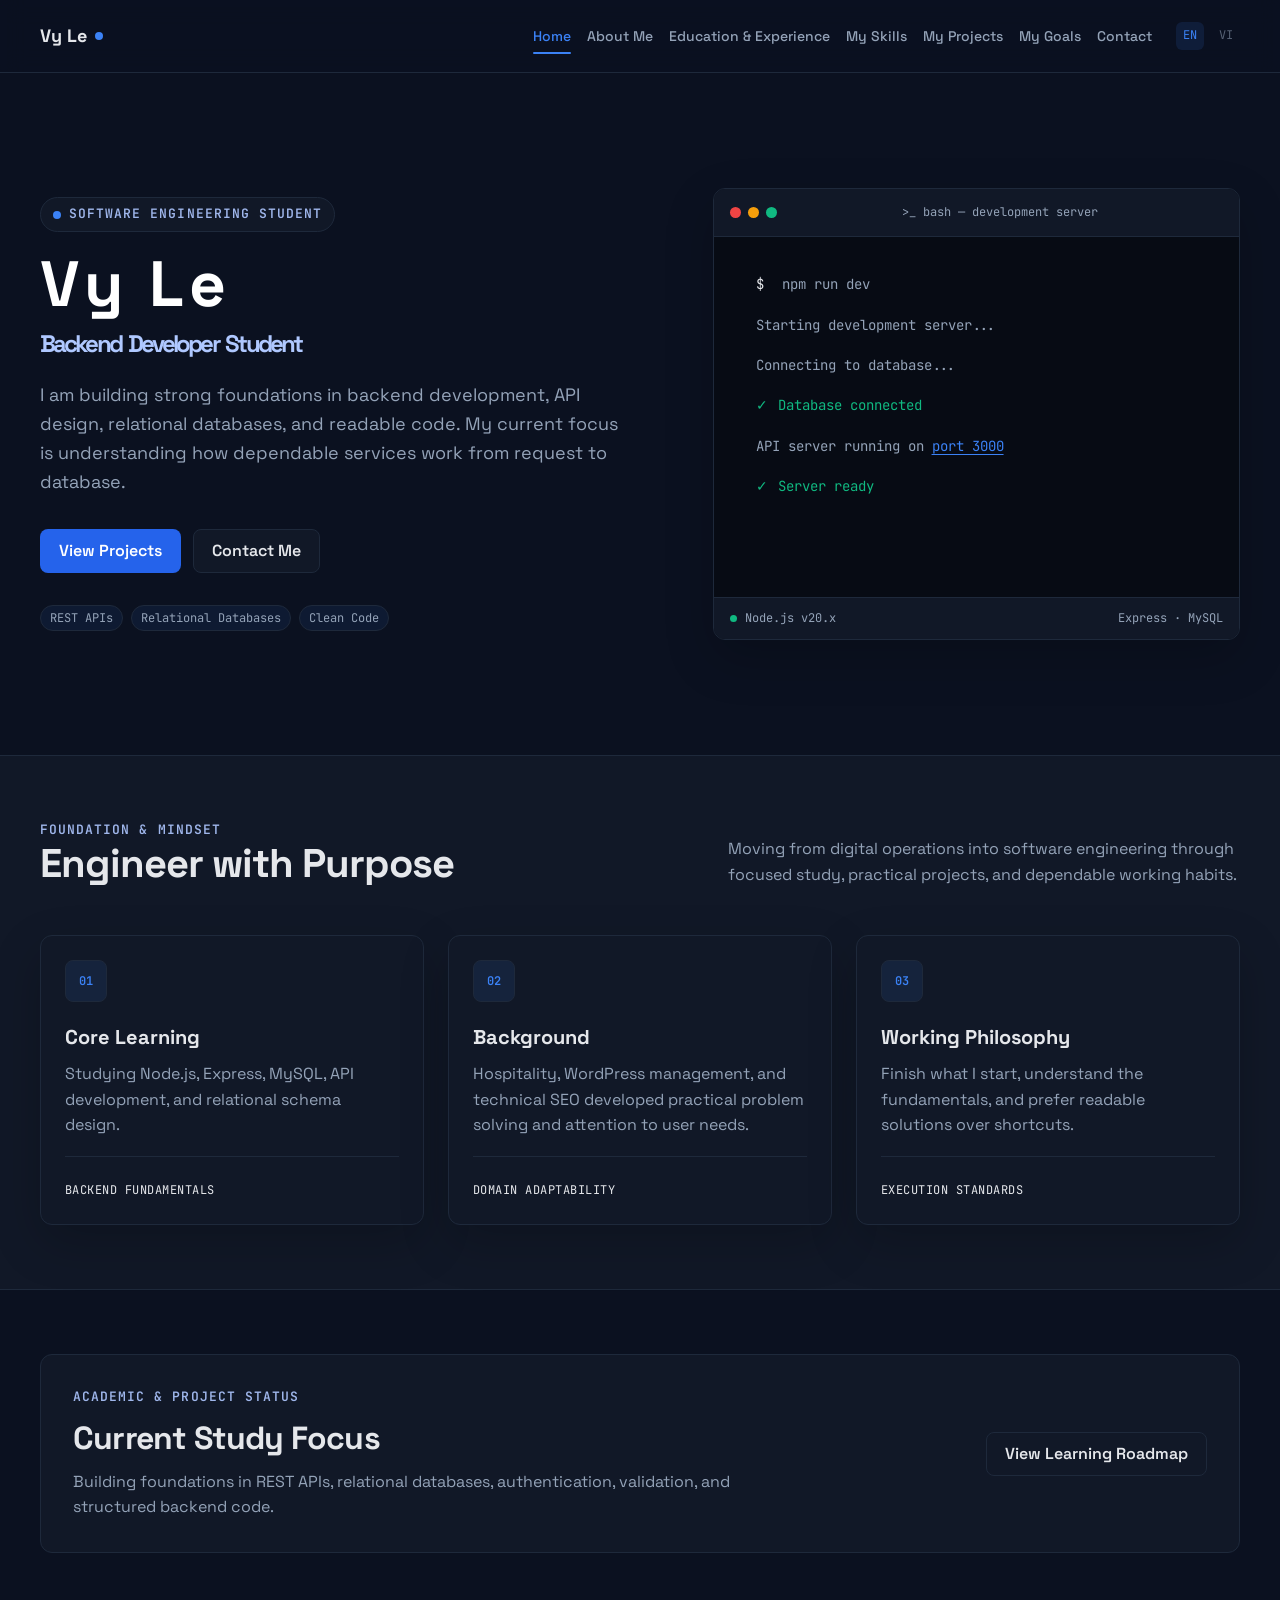
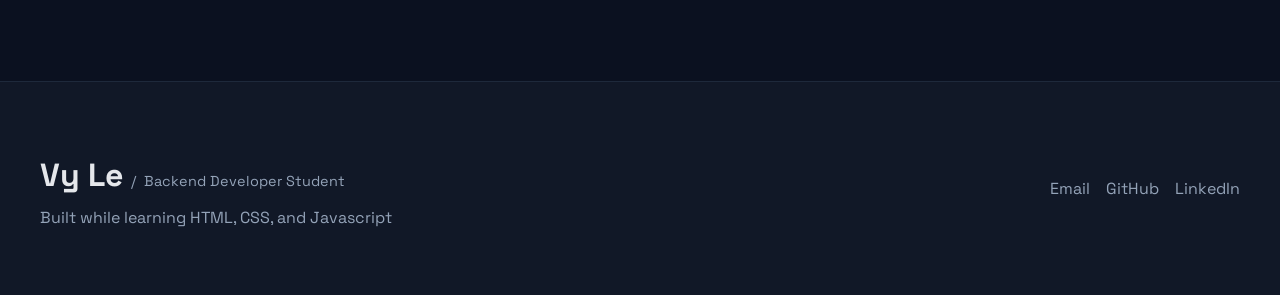
<file: index.html>
<!doctype html>
<html lang="en">
  <head>
    <meta charset="UTF-8" />
    <meta name="viewport" content="width=device-width, initial-scale=1.0" />
    <meta name="description" content="Backend Developer Student" />
    <title>Vy Le | Backend Developer Student</title>

    <link rel="icon" type="image/png" href="assets/images/favicon.png" />

    <link rel="preconnect" href="https://fonts.googleapis.com" />
    <link rel="preconnect" href="https://fonts.gstatic.com" crossorigin />

    <link
      rel="stylesheet"
      href="https://fonts.googleapis.com/css2?family=JetBrains+Mono:wght@400;500;600&family=Space+Grotesk:wght@400;500;600;700&display=swap"
    />

    <link
      rel="stylesheet"
      href="https://fonts.googleapis.com/css2?family=Material+Symbols+Outlined:opsz,wght,FILL,GRAD@20..48,400,0,0"
    />

    <link rel="stylesheet" href="assets/css/style.css" />
    <script src="assets/js/main.js" defer></script>
  </head>
  <body>
    <a class="skip-link" href="#main-content">Skip to main content</a>
    <header class="site-header">
      <div class="container header-inner">
        <a href="index.html" class="site-brand" aria-label="Vy Le, Home">
          Vy Le
          <span class="brand-mark" aria-hidden="true"></span>
        </a>

        <button
          class="menu-toggle"
          type="button"
          aria-controls="primary-navigation"
          aria-expanded="false"
          aria-label="Open navigation menu"
          data-menu-toggle
        >
          <span class="menu-icon" aria-hidden="true" data-menu-icon>☰</span>
        </button>

        <nav
          class="site-navigation"
          id="primary-navigation"
          aria-label="Primary navigation"
        >
          <ul class="navigation-list">
            <li><a href="index.html" aria-current="page">Home</a></li>
            <li><a href="about.html">About Me</a></li>
            <li><a href="education.html">Education & Experience</a></li>
            <li><a href="skills.html">My Skills</a></li>
            <li><a href="projects.html">My Projects</a></li>
            <li><a href="goals.html">My Goals</a></li>
            <li><a href="contact.html">Contact</a></li>
          </ul>
        </nav>

        <div class="language-control">
          <span class="language-active" lang="en">EN</span>
          <span
            class="language-disabled"
            lang="vi"
            aria-disabled="true"
            title="Vietnamese version planned"
            >VI</span
          >
        </div>
      </div>
    </header>
    <main id="main-content" tabindex="-1">
      <section class="hero" aria-labelledby="hero-title">
        <div class="container hero-grid">
          <div class="hero-copy">
            <p class="eyebrow status-pill">
              <span class="status-dot" aria-hidden="true"></span>Software
              Engineering Student
            </p>

            <h1 class="hero-title">
              <span class="hero-name">Vy Le</span>
              <span class="hero-role">Backend Developer Student</span>
            </h1>

            <p class="hero-introduction">
              I am building strong foundations in backend development, API
              design, relational databases, and readable code. My current focus
              is understanding how dependable services work from request to
              database.
            </p>

            <div class="hero-actions">
              <a href="projects.html" class="button button-primary"
                >View Projects
                <span class="material-symbols-outlined" aria-hidden="true"
                  >arrow_forward</span
                >
              </a>

              <a href="contact.html" class="button button-secondary"
                >Contact Me</a
              >
            </div>

            <ul class="hero-topics" aria-label="Current technical interests">
              <li class="badge">REST APIs</li>
              <li class="badge">Relational Databases</li>
              <li class="badge">Clean Code</li>
            </ul>
          </div>

          <div class="hero-visual">
            <div
              class="terminal-window"
              aria-label="Local development terminal demonstration"
              data-terminal
            >
              <div class="terminal-titlebar">
                <div class="terminal-dots" aria-hidden="true">
                  <span class="terminal-dot terminal-dot-red"></span>
                  <span class="terminal-dot terminal-dot-yellow"></span>
                  <span class="terminal-dot terminal-dot-green"></span>
                </div>

                <p class="terminal-title">
                  <span aria-hidden="true">&gt;_</span>
                  bash — development server
                </p>
              </div>

              <div class="terminal-output">
                <p class="terminal-line" data-terminal-line>
                  <span class="terminal-prompt">$</span>
                  <code>npm run dev</code>
                </p>

                <p class="terminal-line" data-terminal-line>
                  <code>Starting development server...</code>
                </p>

                <p class="terminal-line" data-terminal-line>
                  <code>Connecting to database...</code>
                </p>

                <p class="terminal-line terminal-success" data-terminal-line>
                  <span aria-hidden="true">✓</span>
                  <code>Database connected</code>
                </p>

                <p class="terminal-line" data-terminal-line>
                  <code
                    >API server running on
                    <span class="terminal-highlight">port 3000</span>
                  </code>
                </p>
                <p class="terminal-line terminal-success" data-terminal-line>
                  <span aria-hidden="true">✓</span>
                  <code>Server ready</code>
                </p>

                <p class="terminal-line" data-terminal-line>
                  <span class="terminal-prompt">&gt;</span>
                  <span class="terminal-cursor" aria-hidden="true"></span>
                  <span class="visually-hidden"
                    >Ready for the next command</span
                  >
                </p>
              </div>

              <div class="terminal-status">
                <span>
                  <span class="terminal-status-dot" aria-hidden="true"> </span>
                  Node.js v20.x
                </span>

                <span>Express · MySQL</span>
              </div>
            </div>
          </div>
        </div>
      </section>

      <section
        class="section foundation-section"
        aria-labelledby="foundation-title"
      >
        <div class="container">
          <div class="foundation-heading">
            <div>
              <p class="eyebrow">Foundation & Mindset</p>

              <h2 id="foundation-title">Engineer with Purpose</h2>
            </div>

            <p class="muted">
              Moving from digital operations into software engineering through
              focused study, practical projects, and dependable working habits.
            </p>
          </div>

          <div class="foundation-grid">
            <article class="card foundation-card">
              <span class="card-index" aria-hidden="true">01</span>

              <h3>Core Learning</h3>

              <p class="muted">
                Studying Node.js, Express, MySQL, API development, and
                relational schema design.
              </p>

              <p class="card-label">Backend fundamentals</p>
            </article>

            <article class="card foundation-card">
              <span class="card-index" aria-hidden="true">02</span>

              <h3>Background</h3>

              <p class="muted">
                Hospitality, WordPress management, and technical SEO developed
                practical problem solving and attention to user needs.
              </p>

              <p class="card-label">Domain adaptability</p>
            </article>

            <article class="card foundation-card">
              <span class="card-index" aria-hidden="true">03</span>

              <h3>Working Philosophy</h3>

              <p class="muted">
                Finish what I start, understand the fundamentals, and prefer
                readable solutions over shortcuts.
              </p>

              <p class="card-label">Execution standards</p>
            </article>
          </div>
        </div>
      </section>

      <section
        class="section study-section"
        aria-labelledby="study-focus-title"
      >
        <div class="container">
          <div class="study-callout">
            <div>
              <p class="eyebrow">Academic & Project Status</p>

              <h2 id="study-focus-title">Current Study Focus</h2>

              <p class="muted">
                Building foundations in REST APIs, relational databases,
                authentication, validation, and structured backend code.
              </p>
            </div>

            <a href="goals.html" class="button button-secondary"
              >View Learning Roadmap</a
            >
          </div>
        </div>
      </section>
    </main>
    <footer class="site-footer">
      <div class="container footer-inner">
        <div class="footer-identity">
          <p class="footer-role">
            <strong>Vy Le</strong>
            <span class="footer-divider" aria-hidden="true">/</span>
            <span>Backend Developer Student</span>
          </p>

          <p class="footer-note">
            Built while learning HTML, CSS, and Javascript
          </p>
        </div>

        <nav class="footer-links" aria-label="Contact links">
          <a href="mailto:lelongvy13@gmail.com">
            <span class="material-symbols-outlined" aria-hidden="true"
              >mail</span
            >
            Email</a
          >
          <a
            href="https://github.com/vy-long-le"
            target="_blank"
            rel="noopener noreferrer"
          >
            <span class="material-symbols-outlined" aria-hidden="true"
              >code</span
            >
            GitHub</a
          >
          <a
            href="https://www.linkedin.com/in/vy-le-long-b9a3243a7/"
            target="_blank"
            rel="noopener noreferrer"
          >
            <span class="material-symbols-outlined" aria-hidden="true"
              >badge</span
            >
            LinkedIn</a
          >
        </nav>
      </div>
    </footer>
  </body>
</html>
</file>
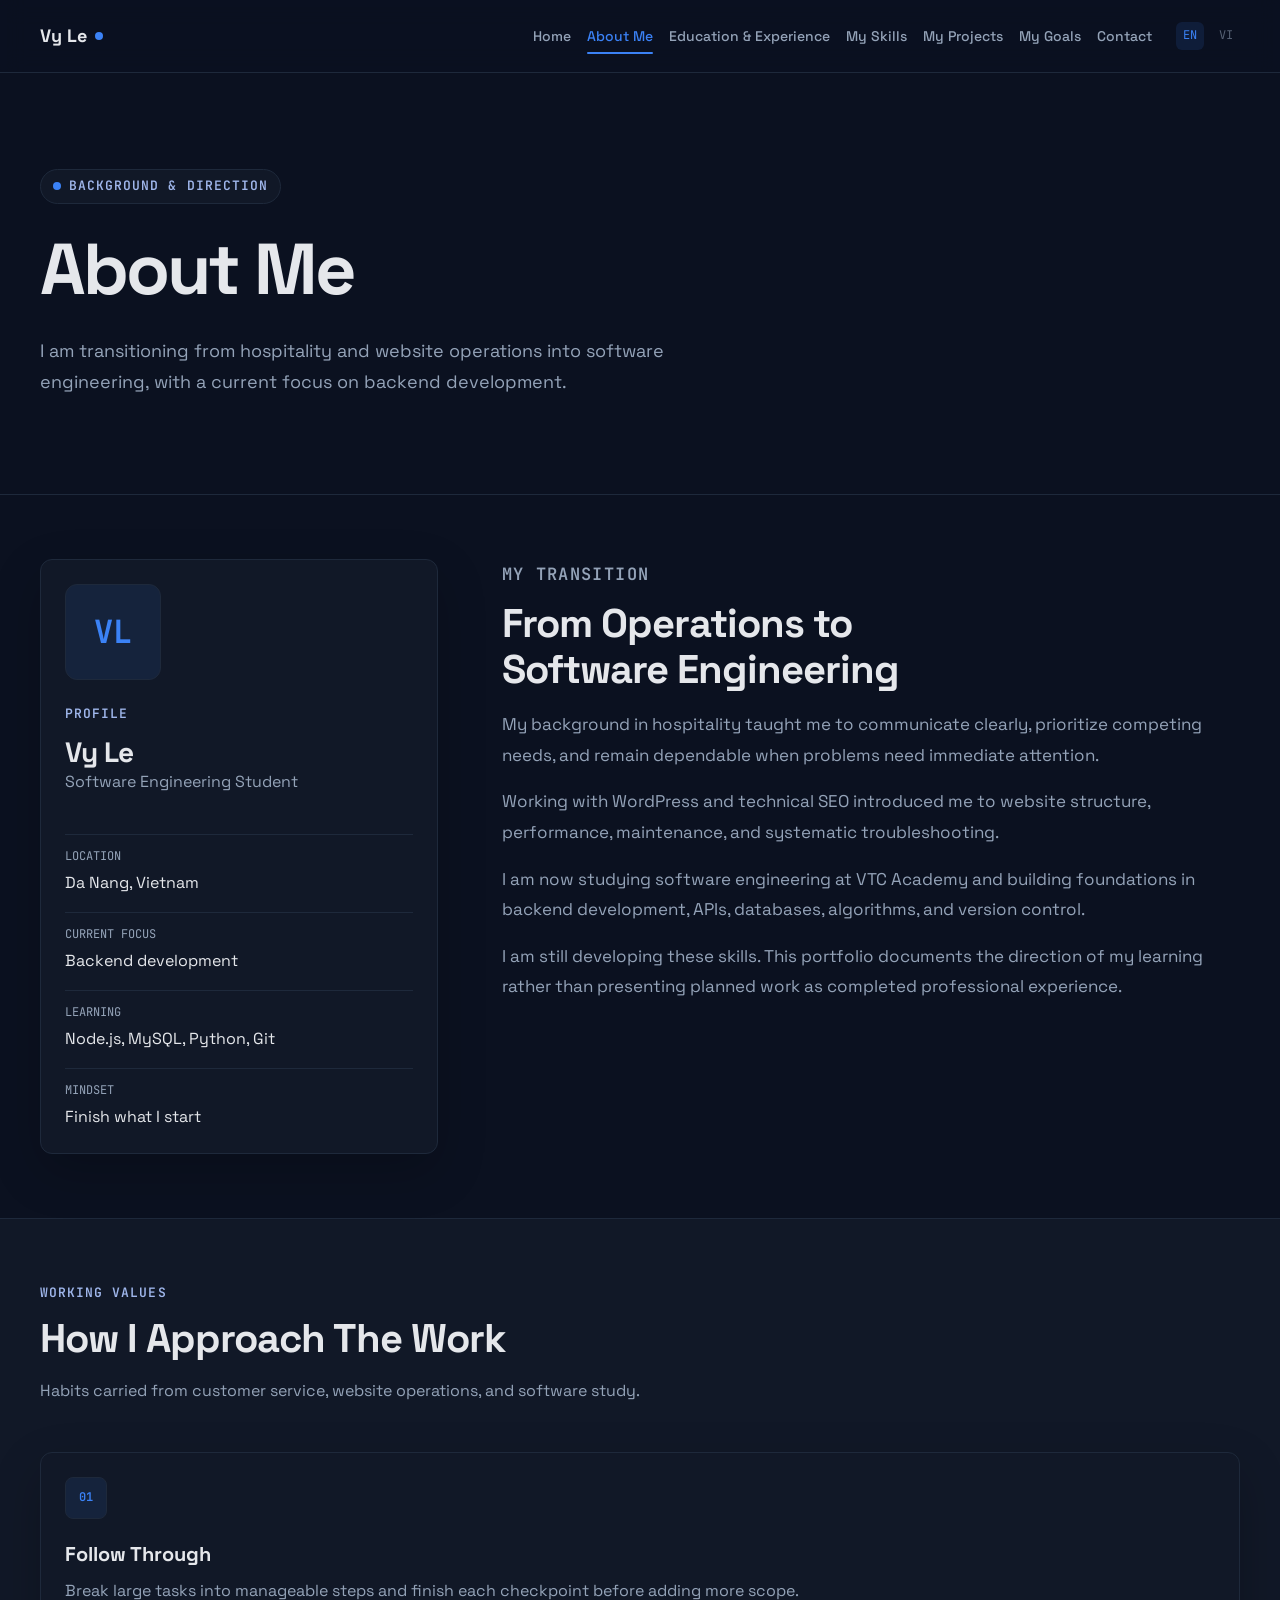
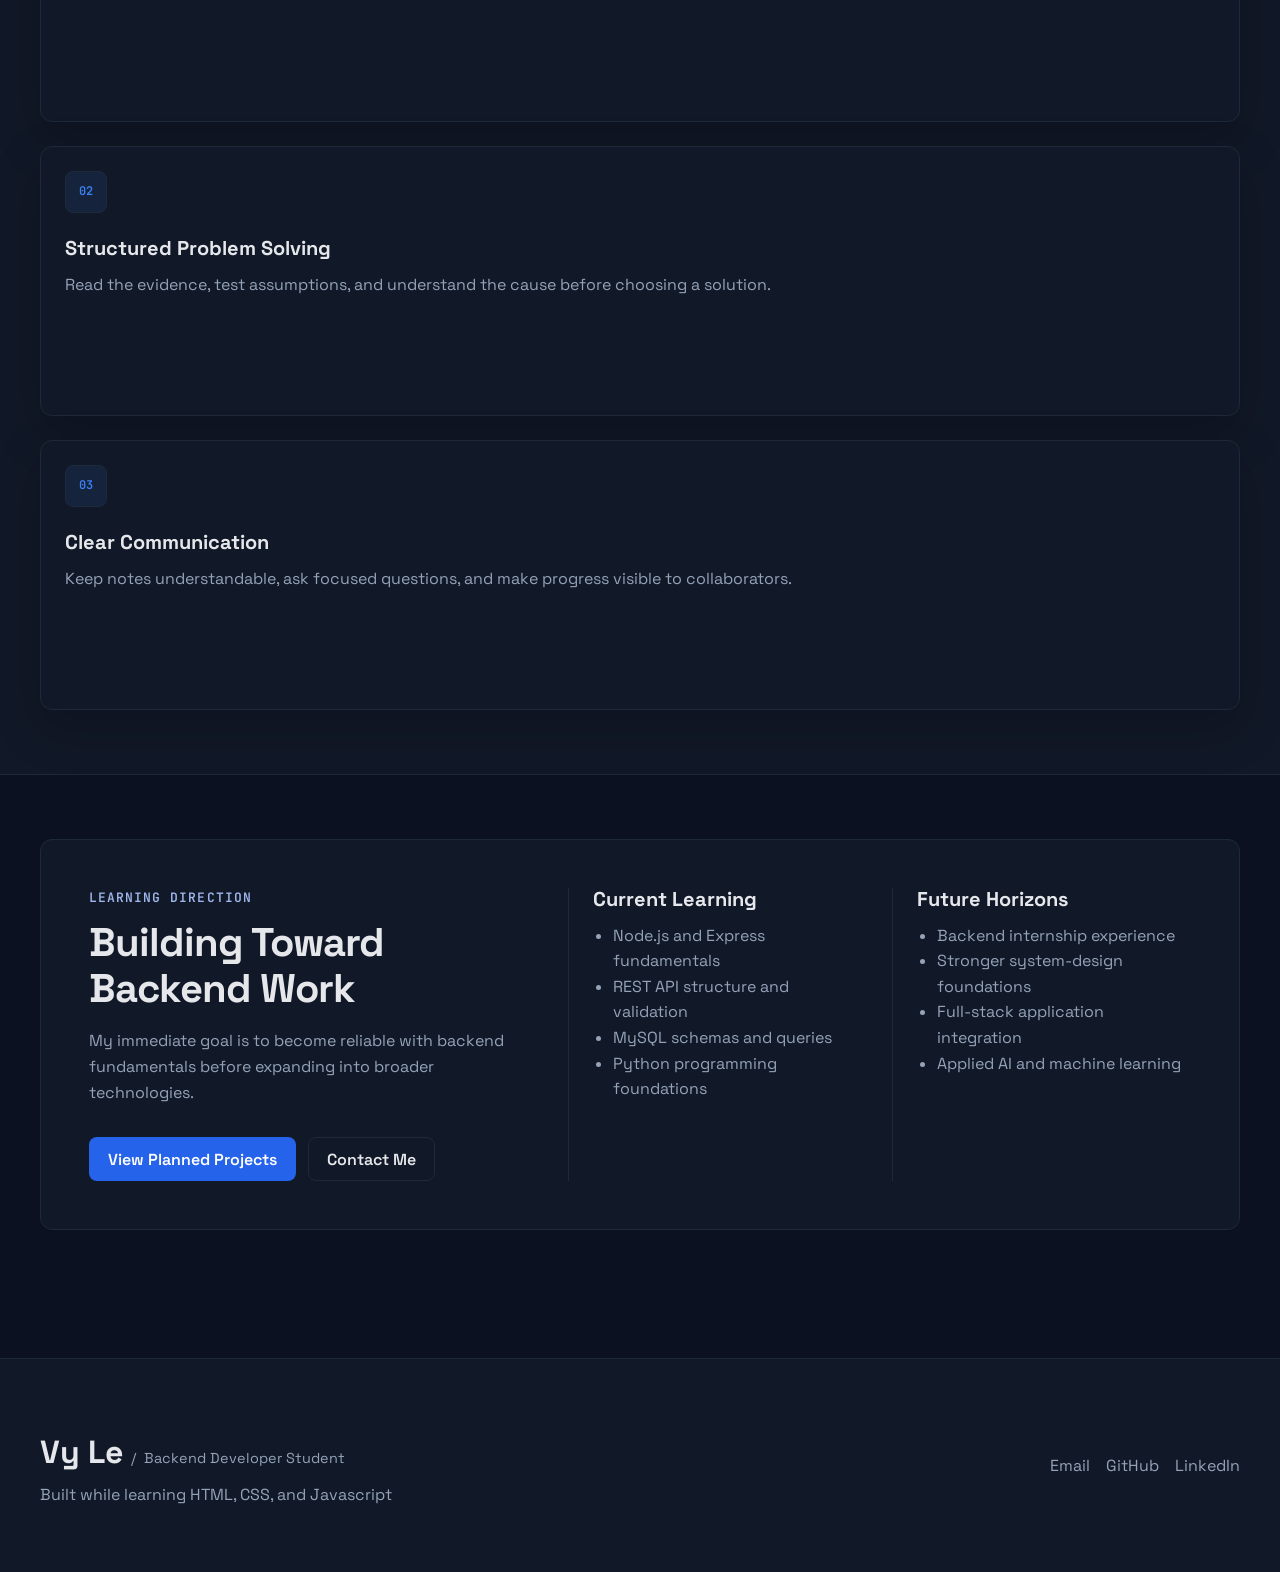
<file: about.html>
<!doctype html>
<html lang="en">
  <head>
    <meta charset="UTF-8" />
    <meta name="viewport" content="width=device-width, initial-scale=1.0" />
    <meta name="description" content="Vy Le" />
    <title>Vy Le | Backend Developer Student</title>

    <link rel="icon" type="image/png" href="assets/images/favicon.png" />

    <link rel="preconnect" href="https://fonts.googleapis.com" />
    <link rel="preconnect" href="https://fonts.gstatic.com" crossorigin />

    <link
      rel="stylesheet"
      href="https://fonts.googleapis.com/css2?family=JetBrains+Mono:wght@400;500;600&family=Space+Grotesk:wght@400;500;600;700&display=swap"
    />

    <link
      rel="stylesheet"
      href="https://fonts.googleapis.com/css2?family=Material+Symbols+Outlined:opsz,wght,FILL,GRAD@20..48,400,0,0"
    />

    <link rel="stylesheet" href="assets/css/style.css" />
    <script src="assets/js/main.js" defer></script>
  </head>
  <body>
    <a class="skip-link" href="#main-content">Skip to main content</a>
    <header class="site-header">
      <div class="container header-inner">
        <a href="index.html" class="site-brand" aria-label="Vy Le, Home">
          Vy Le
          <span class="brand-mark" aria-hidden="true"></span>
        </a>

        <button
          class="menu-toggle"
          type="button"
          aria-controls="primary-navigation"
          aria-expanded="false"
          aria-label="Open navigation menu"
          data-menu-toggle
        >
          <span class="menu-icon" aria-hidden="true" data-menu-icon>☰</span>
        </button>

        <nav
          class="site-navigation"
          id="primary-navigation"
          aria-label="Primary navigation"
        >
          <ul class="navigation-list">
            <li><a href="index.html">Home</a></li>
            <li><a href="about.html" aria-current="page">About Me</a></li>
            <li><a href="education.html">Education & Experience</a></li>
            <li><a href="skills.html">My Skills</a></li>
            <li><a href="projects.html">My Projects</a></li>
            <li><a href="goals.html">My Goals</a></li>
            <li><a href="contact.html">Contact</a></li>
          </ul>
        </nav>

        <div class="language-control">
          <span class="language-active" lang="en">EN</span>
          <span
            class="language-disabled"
            lang="vi"
            aria-disabled="true"
            title="Vietnamese version planned"
            >VI</span
          >
        </div>
      </div>
    </header>
    <main id="main-content" tabindex="-1">
      <section class="page-hero" aria-labelledby="about-title">
        <div class="container">
          <p class="eyebrow status-pill">
            <span class="status-dot" aria-hidden="true"></span>
            Background & Direction
          </p>

          <h1 id="about-title">About Me</h1>

          <p class="page-introduction">
            I am transitioning from hospitality and website operations into
            software engineering, with a current focus on backend development.
          </p>
        </div>
      </section>

      <section class="section" aria-labelledby="story-title">
        <div class="container about-story">
          <!-- Profile summary and narrative -->
          <aside class="card profile-summary">
            <div class="profile-monogram" aria-hidden="true">VL</div>

            <div>
              <p class="eyebrow">Profile</p>
              <h2>Vy Le</h2>
              <p class="muted">Software Engineering Student</p>
            </div>

            <dl class="profile-facts">
              <div>
                <dt>Location</dt>
                <dd>Da Nang, Vietnam</dd>
              </div>
              <div>
                <dt>Current focus</dt>
                <dd>Backend development</dd>
              </div>
              <div>
                <dt>Learning</dt>
                <dd>Node.js, MySQL, Python, Git</dd>
              </div>
              <div>
                <dt>Mindset</dt>
                <dd>Finish what I start</dd>
              </div>
            </dl>
          </aside>

          <article class="about-narrative">
            <p class="eyebrow">My Transition</p>

            <h2 id="story-title">From Operations to Software Engineering</h2>

            <p>
              My background in hospitality taught me to communicate clearly,
              prioritize competing needs, and remain dependable when problems
              need immediate attention.
            </p>

            <p>
              Working with WordPress and technical SEO introduced me to website
              structure, performance, maintenance, and systematic
              troubleshooting.
            </p>

            <p>
              I am now studying software engineering at VTC Academy and building
              foundations in backend development, APIs, databases, algorithms,
              and version control.
            </p>

            <p class="muted">
              I am still developing these skills. This portfolio documents the
              direction of my learning rather than presenting planned work as
              completed professional experience.
            </p>
          </article>
        </div>
      </section>

      <section class="section values-section" aria-labelledby="values-title">
        <div class="container">
          <!-- Values -->
          <div class="section-heading">
            <p class="eyebrow">Working Values</p>
            <h2 id="values-title">How I Approach The Work</h2>

            <p class="muted">
              Habits carried from customer service, website operations, and
              software study.
            </p>
          </div>

          <div class="values-grid">
            <article class="card value-card">
              <span class="card-index" aria-hidden="true">01</span>
              <h3>Follow Through</h3>
              <p class="muted">
                Break large tasks into manageable steps and finish each
                checkpoint before adding more scope.
              </p>
            </article>

            <article class="card value-card">
              <span class="card-index" aria-hidden="true">02</span>
              <h3>Structured Problem Solving</h3>
              <p class="muted">
                Read the evidence, test assumptions, and understand the cause
                before choosing a solution.
              </p>
            </article>

            <article class="card value-card">
              <span class="card-index" aria-hidden="true">03</span>
              <h3>Clear Communication</h3>
              <p class="muted">
                Keep notes understandable, ask focused questions, and make
                progress visible to collaborators.
              </p>
            </article>
          </div>
        </div>
      </section>

      <section class="section" aria-labelledby="direction-title">
        <div class="container direction-panel">
          <!-- Direction and CTAs -->
          <div class="direction-copy">
            <p class="eyebrow">Learning Direction</p>
            <h2 id="direction-title">Building Toward Backend Work</h2>

            <p class="muted">
              My immediate goal is to become reliable with backend fundamentals
              before expanding into broader technologies.
            </p>

            <div class="direction-actions">
              <a href="projects.html" class="button button-primary"
                >View Planned Projects</a
              >

              <a href="contact.html" class="button button-secondary"
                >Contact Me</a
              >
            </div>
          </div>

          <div class="direction-columns">
            <article>
              <h3>Current Learning</h3>
              <ul>
                <li>Node.js and Express fundamentals</li>
                <li>REST API structure and validation</li>
                <li>MySQL schemas and queries</li>
                <li>Python programming foundations</li>
              </ul>
            </article>

            <article>
              <h3>Future Horizons</h3>
              <ul>
                <li>Backend internship experience</li>
                <li>Stronger system-design foundations</li>
                <li>Full-stack application integration</li>
                <li>Applied AI and machine learning</li>
              </ul>
            </article>
          </div>
        </div>
      </section>
    </main>
    <footer class="site-footer">
      <div class="container footer-inner">
        <div class="footer-identity">
          <p class="footer-role">
            <strong>Vy Le</strong>
            <span class="footer-divider" aria-hidden="true">/</span>
            <span>Backend Developer Student</span>
          </p>

          <p class="footer-note">
            Built while learning HTML, CSS, and Javascript
          </p>
        </div>

        <nav class="footer-links" aria-label="Contact links">
          <a href="mailto:lelongvy13@gmail.com">
            <span class="material-symbols-outlined" aria-hidden="true"
              >mail</span
            >
            Email</a
          >
          <a
            href="https://github.com/vy-long-le"
            target="_blank"
            rel="noopener noreferrer"
          >
            <span class="material-symbols-outlined" aria-hidden="true"
              >code</span
            >
            GitHub</a
          >
          <a
            href="https://www.linkedin.com/in/vy-le-long-b9a3243a7/"
            target="_blank"
            rel="noopener noreferrer"
          >
            <span class="material-symbols-outlined" aria-hidden="true"
              >badge</span
            >
            LinkedIn</a
          >
        </nav>
      </div>
    </footer>
  </body>
</html>
</file>
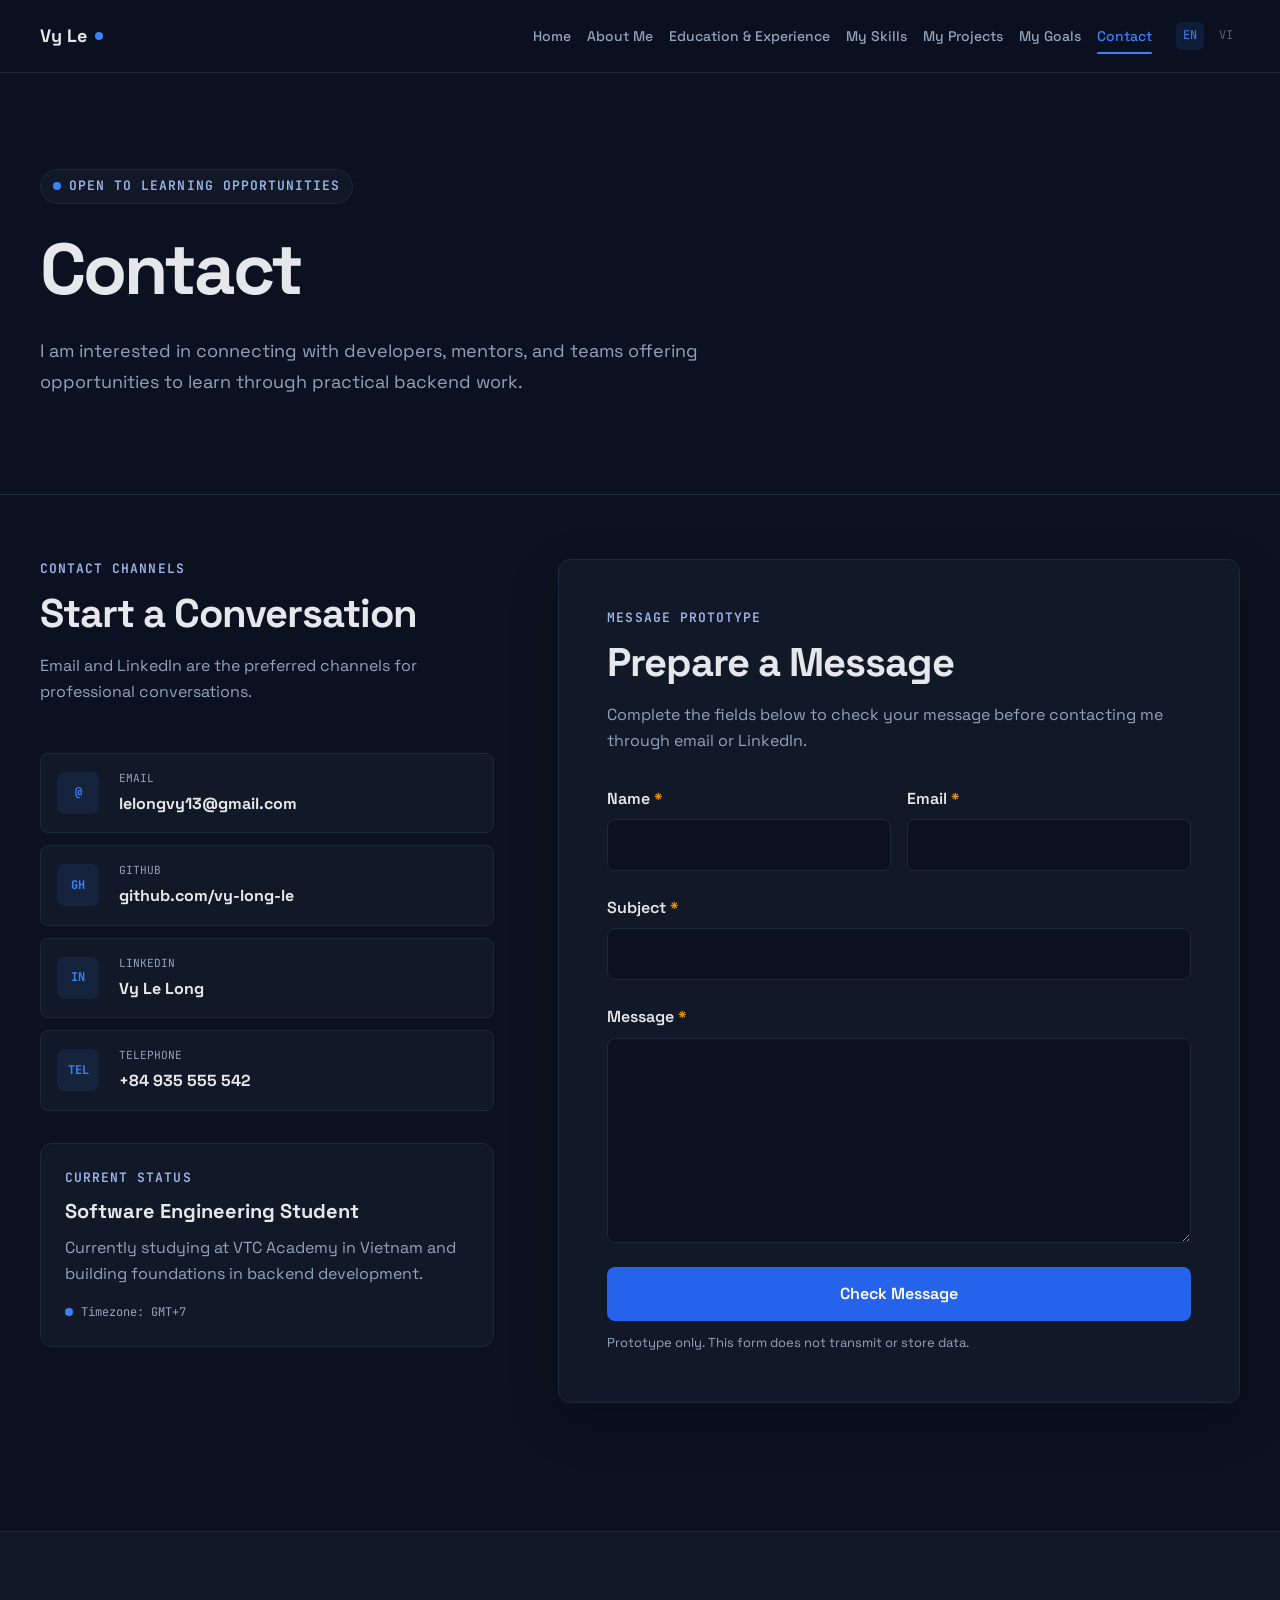
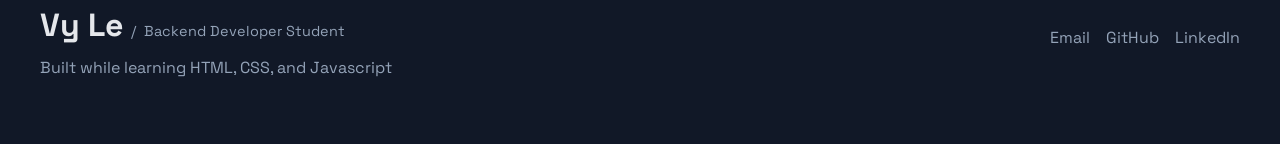
<file: contact.html>
<!doctype html>
<html lang="en">
  <head>
    <meta charset="UTF-8" />
    <meta name="viewport" content="width=device-width, initial-scale=1.0" />
    <meta name="description" content="Vy Le" />
    <title>Vy Le | Backend Developer Student</title>

    <link rel="icon" type="image/png" href="assets/images/favicon.png" />

    <link rel="preconnect" href="https://fonts.googleapis.com" />
    <link rel="preconnect" href="https://fonts.gstatic.com" crossorigin />

    <link
      rel="stylesheet"
      href="https://fonts.googleapis.com/css2?family=JetBrains+Mono:wght@400;500;600&family=Space+Grotesk:wght@400;500;600;700&display=swap"
    />

    <link
      rel="stylesheet"
      href="https://fonts.googleapis.com/css2?family=Material+Symbols+Outlined:opsz,wght,FILL,GRAD@20..48,400,0,0"
    />

    <link rel="stylesheet" href="assets/css/style.css" />
    <script src="assets/js/main.js" defer></script>
  </head>
  <body>
    <a class="skip-link" href="#main-content">Skip to main content</a>
    <header class="site-header">
      <div class="container header-inner">
        <a href="index.html" class="site-brand" aria-label="Vy Le, Home">
          Vy Le
          <span class="brand-mark" aria-hidden="true"></span>
        </a>

        <button
          class="menu-toggle"
          type="button"
          aria-controls="primary-navigation"
          aria-expanded="false"
          aria-label="Open navigation menu"
          data-menu-toggle
        >
          <span class="menu-icon" aria-hidden="true" data-menu-icon>☰</span>
        </button>

        <nav
          class="site-navigation"
          id="primary-navigation"
          aria-label="Primary navigation"
        >
          <ul class="navigation-list">
            <li><a href="index.html">Home</a></li>
            <li><a href="about.html">About Me</a></li>
            <li><a href="education.html">Education & Experience</a></li>
            <li><a href="skills.html">My Skills</a></li>
            <li><a href="projects.html">My Projects</a></li>
            <li><a href="goals.html">My Goals</a></li>
            <li><a href="contact.html" aria-current="page">Contact</a></li>
          </ul>
        </nav>

        <div class="language-control">
          <span class="language-active" lang="en">EN</span>
          <span
            class="language-disabled"
            lang="vi"
            aria-disabled="true"
            title="Vietnamese version planned"
            >VI</span
          >
        </div>
      </div>
    </header>
    <main id="main-content" tabindex="-1">
      <section class="page-hero" aria-labelledby="contact-title">
        <div class="container">
          <p class="eyebrow status-pill">
            <span class="status-dot" aria-hidden="true"></span>
            Open to Learning Opportunities
          </p>

          <h1 id="contact-title">Contact</h1>

          <p class="page-introduction">
            I am interested in connecting with developers, mentors, and teams
            offering opportunities to learn through practical backend work.
          </p>
        </div>
      </section>

      <section
        class="section"
        aria-label="Contact information and message form"
      >
        <div class="container contact-layout">
          <div class="contact-information">
            <!-- Contact channels and current status -->
            <div>
              <p class="eyebrow">Contact Channels</p>
              <h2>Start a Conversation</h2>

              <p class="muted">
                Email and LinkedIn are the preferred channels for professional
                conversations.
              </p>
            </div>

            <address class="contact-channel-list">
              <a href="mailto:lelongvy13@gmail.com" class="contact-link">
                <span class="contact-marker" aria-hidden="true">@</span>
                <span>
                  <small>Email</small>
                  <strong>lelongvy13@gmail.com</strong>
                </span>
              </a>

              <a
                href="https://github.com/vy-long-le"
                class="contact-link"
                target="_blank"
                rel="noopener noreferrer"
              >
                <span class="contact-marker" aria-hidden="true">GH</span>

                <span>
                  <small>GitHub</small>
                  <strong>github.com/vy-long-le</strong>
                </span>
              </a>

              <a
                href="https://www.linkedin.com/in/vy-le-long-b9a3243a7/"
                class="contact-link"
                target="_blank"
                rel="noopener noreferrer"
              >
                <span class="contact-marker" aria-hidden="true">IN</span>

                <span>
                  <small>LinkedIn</small>
                  <strong>Vy Le Long</strong>
                </span>
              </a>

              <a href="tel:+84935555542" class="contact-link">
                <span class="contact-marker" aria-hidden="true">TEL</span>

                <span>
                  <small>Telephone</small>
                  <strong>+84 935 555 542</strong>
                </span>
              </a>
            </address>

            <aside class="card contact-status">
              <p class="eyebrow">Current Status</p>
              <h3>Software Engineering Student</h3>

              <p class="muted">
                Currently studying at VTC Academy in Vietnam and building
                foundations in backend development.
              </p>

              <p class="contact-timezone">
                <span class="status-dot" aria-hidden="true"></span>
                Timezone: GMT+7
              </p>
            </aside>
          </div>

          <div class="card contact-form-panel">
            <!-- Prototype form -->
            <div class="contact-form-heading">
              <p class="eyebrow">Message Prototype</p>
              <h2>Prepare a Message</h2>

              <p class="muted">
                Complete the fields below to check your message before
                contacting me through email or LinkedIn.
              </p>
            </div>

            <form id="contact-form">
              <div class="form-row">
                <div class="form-field">
                  <label for="contact-name">
                    Name
                    <span class="required-marker" aria-hidden="true">*</span>
                  </label>

                  <input
                    type="text"
                    id="contact-name"
                    name="name"
                    autocomplete="name"
                    required
                  />
                </div>

                <div class="form-field">
                  <label for="contact-email">
                    Email
                    <span class="required-marker" aria-hidden="true">*</span>
                  </label>

                  <input
                    type="email"
                    id="contact-email"
                    name="email"
                    autocomplete="email"
                    required
                  />
                </div>
              </div>

              <div class="form-field">
                <label for="contact-subject">
                  Subject
                  <span class="required-marker" aria-hidden="true">*</span>
                </label>

                <input
                  type="text"
                  name="subject"
                  id="contact-subject"
                  required
                />
              </div>

              <div class="form-field">
                <label for="contact-message">
                  Message
                  <span class="required-marker" aria-hidden="true">*</span>
                </label>

                <textarea
                  name="message"
                  id="contact-message"
                  rows="7"
                  required
                ></textarea>
              </div>

              <button
                class="button button-primary contact-form-button"
                type="button"
                data-contact-check
              >
                <span class="material-symbols-outlined" aria-hidden="true"
                  >send</span
                >
                Check Message
              </button>

              <p class="form-disclaimer">
                Prototype only. This form does not transmit or store data.
              </p>

              <p
                class="form-feedback"
                role="status"
                data-contact-feedback
                hidden
              ></p>
            </form>
          </div>
        </div>
      </section>
    </main>
    <footer class="site-footer">
      <div class="container footer-inner">
        <div class="footer-identity">
          <p class="footer-role">
            <strong>Vy Le</strong>
            <span class="footer-divider" aria-hidden="true">/</span>
            <span>Backend Developer Student</span>
          </p>

          <p class="footer-note">
            Built while learning HTML, CSS, and Javascript
          </p>
        </div>

        <nav class="footer-links" aria-label="Contact links">
          <a href="mailto:lelongvy13@gmail.com">
            <span class="material-symbols-outlined" aria-hidden="true"
              >mail</span
            >
            Email</a
          >
          <a
            href="https://github.com/vy-long-le"
            target="_blank"
            rel="noopener noreferrer"
          >
            <span class="material-symbols-outlined" aria-hidden="true"
              >code</span
            >
            GitHub</a
          >
          <a
            href="https://www.linkedin.com/in/vy-le-long-b9a3243a7/"
            target="_blank"
            rel="noopener noreferrer"
          >
            <span class="material-symbols-outlined" aria-hidden="true"
              >badge</span
            >
            LinkedIn</a
          >
        </nav>
      </div>
    </footer>
  </body>
</html>
</file>
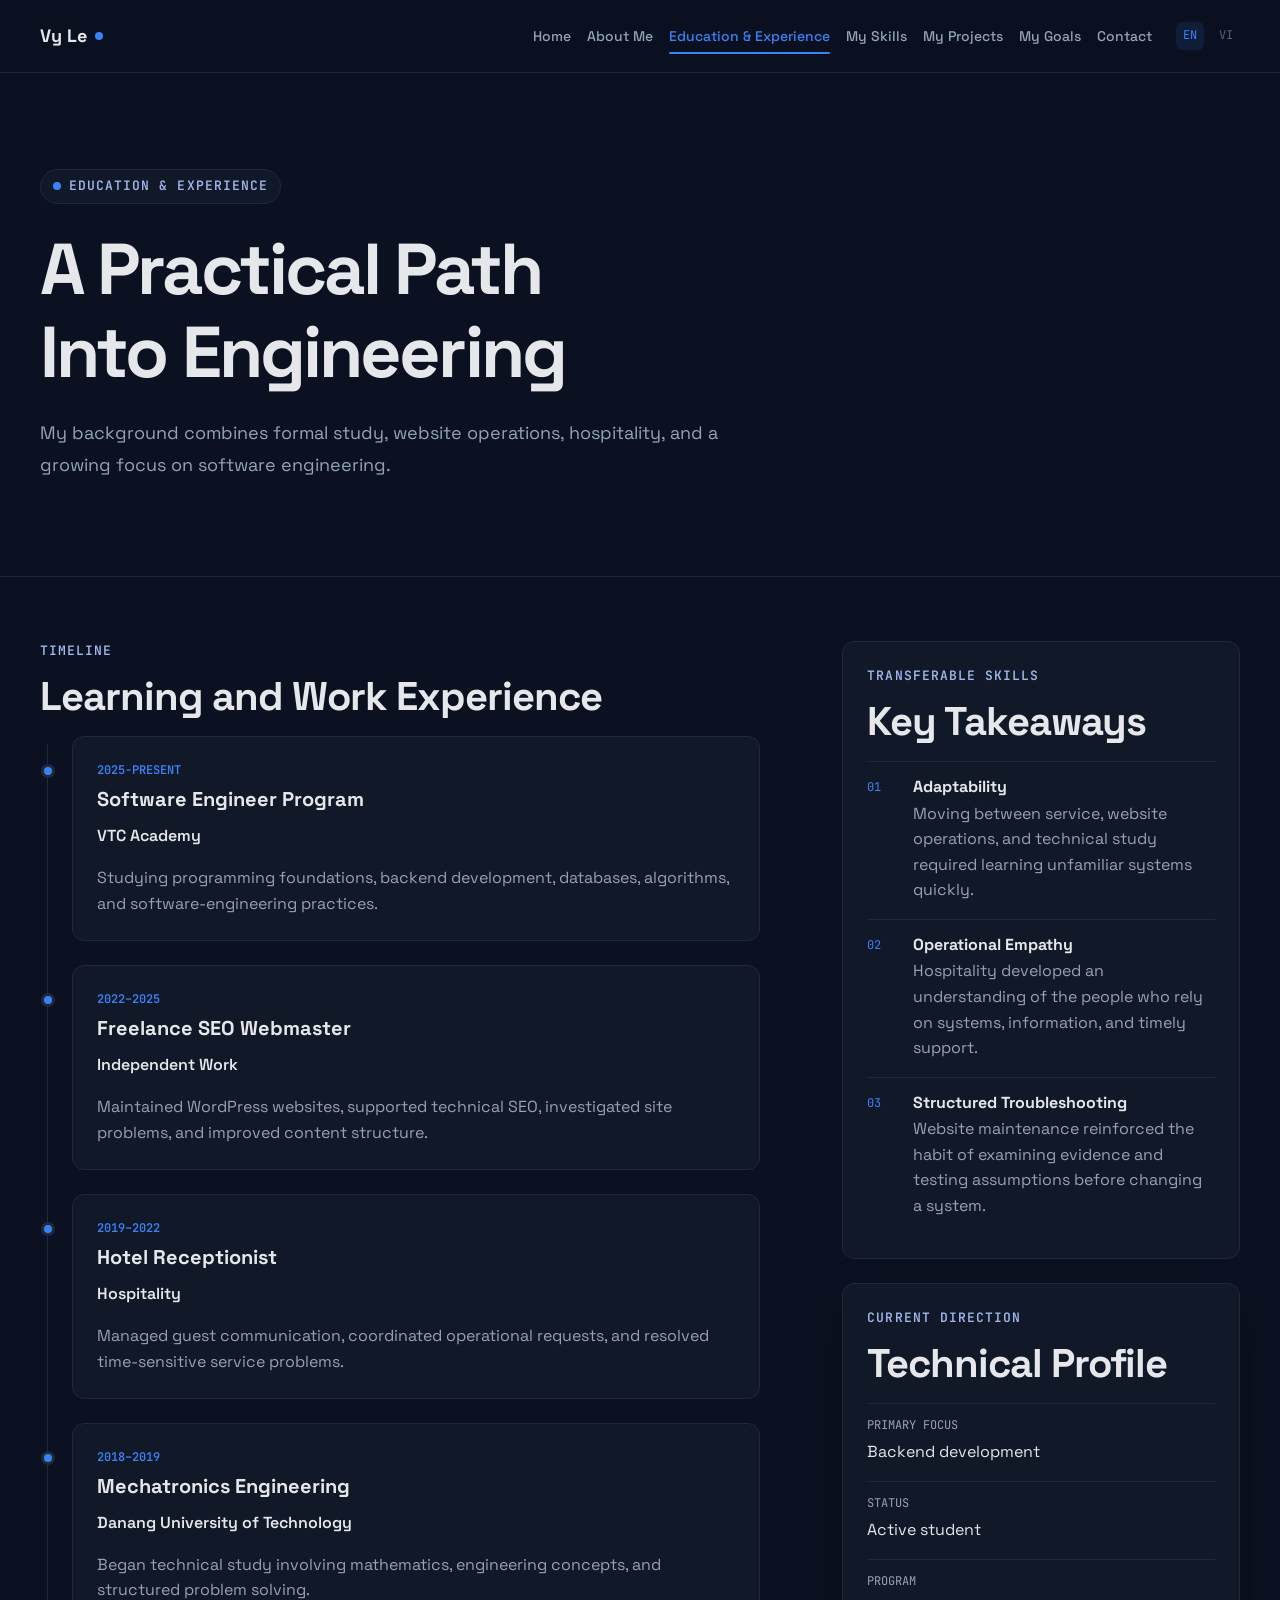
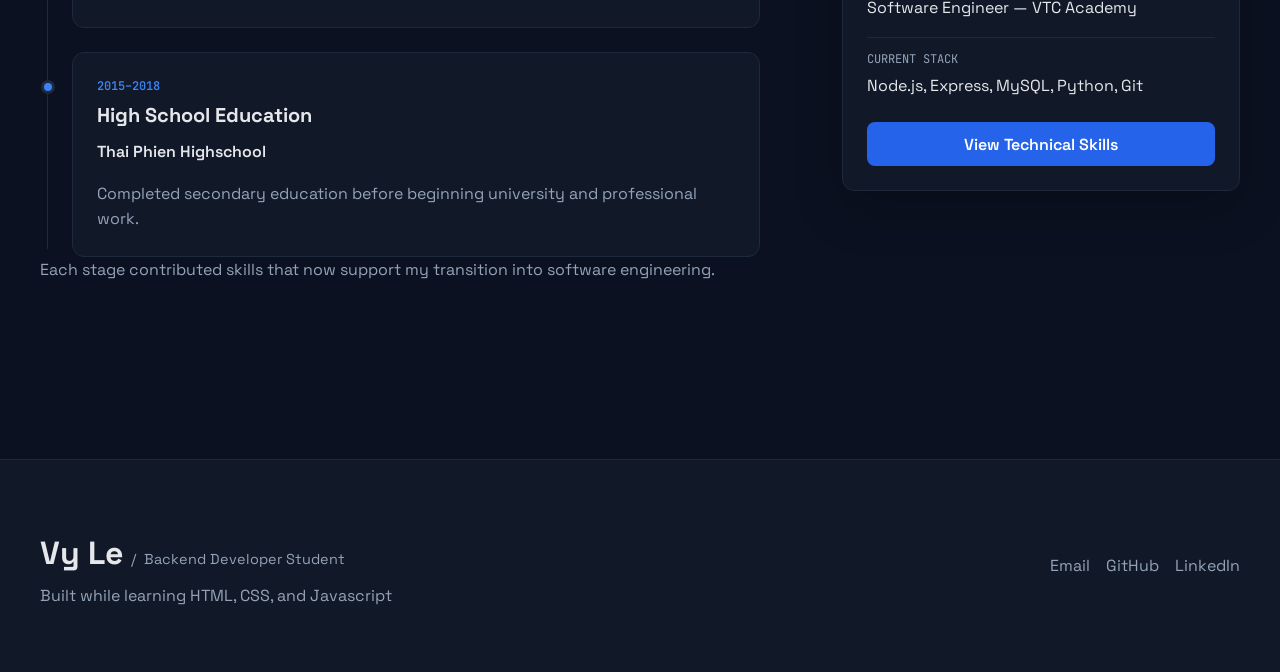
<file: education.html>
<!doctype html>
<html lang="en">
  <head>
    <meta charset="UTF-8" />
    <meta name="viewport" content="width=device-width, initial-scale=1.0" />
    <meta name="description" content="Vy Le" />
    <title>Vy Le | Backend Developer Student</title>

    <link rel="icon" type="image/png" href="assets/images/favicon.png" />

    <link rel="preconnect" href="https://fonts.googleapis.com" />
    <link rel="preconnect" href="https://fonts.gstatic.com" crossorigin />

    <link
      rel="stylesheet"
      href="https://fonts.googleapis.com/css2?family=JetBrains+Mono:wght@400;500;600&family=Space+Grotesk:wght@400;500;600;700&display=swap"
    />

    <link
      rel="stylesheet"
      href="https://fonts.googleapis.com/css2?family=Material+Symbols+Outlined:opsz,wght,FILL,GRAD@20..48,400,0,0"
    />

    <link rel="stylesheet" href="assets/css/style.css" />
    <script src="assets/js/main.js" defer></script>
  </head>
  <body>
    <a class="skip-link" href="#main-content">Skip to main content</a>
    <header class="site-header">
      <div class="container header-inner">
        <a href="index.html" class="site-brand" aria-label="Vy Le, Home">
          Vy Le
          <span class="brand-mark" aria-hidden="true"></span>
        </a>

        <button
          class="menu-toggle"
          type="button"
          aria-controls="primary-navigation"
          aria-expanded="false"
          aria-label="Open navigation menu"
          data-menu-toggle
        >
          <span class="menu-icon" aria-hidden="true" data-menu-icon>☰</span>
        </button>

        <nav
          class="site-navigation"
          id="primary-navigation"
          aria-label="Primary navigation"
        >
          <ul class="navigation-list">
            <li><a href="index.html">Home</a></li>
            <li><a href="about.html">About Me</a></li>
            <li>
              <a href="education.html" aria-current="page"
                >Education & Experience</a
              >
            </li>
            <li><a href="skills.html">My Skills</a></li>
            <li><a href="projects.html">My Projects</a></li>
            <li><a href="goals.html">My Goals</a></li>
            <li><a href="contact.html">Contact</a></li>
          </ul>
        </nav>

        <div class="language-control">
          <span class="language-active" lang="en">EN</span>
          <span
            class="language-disabled"
            lang="vi"
            aria-disabled="true"
            title="Vietnamese version planned"
            >VI</span
          >
        </div>
      </div>
    </header>
    <main id="main-content" tabindex="-1">
      <section class="page-hero" aria-labelledby="education-title">
        <div class="container">
          <p class="eyebrow status-pill">
            <span class="status-dot" aria-hidden="true"></span>
            Education & Experience
          </p>

          <h1 id="education-title">A Practical Path Into Engineering</h1>

          <p class="page-introduction">
            My background combines formal study, website operations,
            hospitality, and a growing focus on software engineering.
          </p>
        </div>
      </section>

      <section class="section" aria-label="Education and experience timeline">
        <div class="container education-layout">
          <div class="timeline-column">
            <!-- Timeline -->
            <div class="section-heading">
              <p class="eyebrow">Timeline</p>
              <h2>Learning and Work Experience</h2>

              <ol class="timeline-list">
                <li>
                  <article class="card timeline-entry">
                    <p class="timeline-date">2025-Present</p>
                    <h3>Software Engineer Program</h3>
                    <p class="timeline-organization">VTC Academy</p>

                    <p class="muted">
                      Studying programming foundations, backend development,
                      databases, algorithms, and software-engineering practices.
                    </p>
                  </article>
                </li>
                <li>
                  <article class="card timeline-entry">
                    <p class="timeline-date">2022–2025</p>
                    <h3>Freelance SEO Webmaster</h3>
                    <p class="timeline-organization">Independent Work</p>

                    <p class="muted">
                      Maintained WordPress websites, supported technical SEO,
                      investigated site problems, and improved content
                      structure.
                    </p>
                  </article>
                </li>
                <li>
                  <article class="card timeline-entry">
                    <p class="timeline-date">2019–2022</p>
                    <h3>Hotel Receptionist</h3>
                    <p class="timeline-organization">Hospitality</p>

                    <p class="muted">
                      Managed guest communication, coordinated operational
                      requests, and resolved time-sensitive service problems.
                    </p>
                  </article>
                </li>
                <li>
                  <article class="card timeline-entry">
                    <p class="timeline-date">2018–2019</p>
                    <h3>Mechatronics Engineering</h3>
                    <p class="timeline-organization">
                      Danang University of Technology
                    </p>

                    <p class="muted">
                      Began technical study involving mathematics, engineering
                      concepts, and structured problem solving.
                    </p>
                  </article>
                </li>
                <li>
                  <article class="card timeline-entry">
                    <p class="timeline-date">2015–2018</p>
                    <h3>High School Education</h3>
                    <p class="timeline-organization">Thai Phien Highschool</p>

                    <p class="muted">
                      Completed secondary education before beginning university
                      and professional work.
                    </p>
                  </article>
                </li>
              </ol>

              <p class="muted">
                Each stage contributed skills that now support my transition
                into software engineering.
              </p>
            </div>
          </div>

          <aside class="education-sidebar">
            <!-- Takeaways and technical profile -->
            <section
              class="card takeaway-panel"
              aria-labelledby="takeaways-title"
            >
              <p class="eyebrow">Transferable Skills</p>
              <h2 id="takeaways-title">Key Takeaways</h2>

              <div class="takeaway-item">
                <span aria-hidden="true">01</span>

                <div>
                  <h3>Adaptability</h3>
                  <p>
                    Moving between service, website operations, and technical
                    study required learning unfamiliar systems quickly.
                  </p>
                </div>
              </div>

              <div class="takeaway-item">
                <span aria-hidden="true">02</span>

                <div>
                  <h3>Operational Empathy</h3>
                  <p>
                    Hospitality developed an understanding of the people who
                    rely on systems, information, and timely support.
                  </p>
                </div>
              </div>

              <div class="takeaway-item">
                <span aria-hidden="true">03</span>

                <div>
                  <h3>Structured Troubleshooting</h3>
                  <p>
                    Website maintenance reinforced the habit of examining
                    evidence and testing assumptions before changing a system.
                  </p>
                </div>
              </div>
            </section>

            <section
              class="card technical-profile"
              aria-labelledby="technical-profile-title"
            >
              <p class="eyebrow">Current Direction</p>

              <h2 id="technical-profile-title">Technical Profile</h2>

              <dl class="profile-facts">
                <div>
                  <dt>Primary focus</dt>
                  <dd>Backend development</dd>
                </div>
                <div>
                  <dt>Status</dt>
                  <dd>Active student</dd>
                </div>
                <div>
                  <dt>Program</dt>
                  <dd>Software Engineer — VTC Academy</dd>
                </div>
                <div>
                  <dt>Current stack</dt>
                  <dd>Node.js, Express, MySQL, Python, Git</dd>
                </div>
              </dl>

              <a href="skills.html" class="button button-primary"
                >View Technical Skills</a
              >
            </section>
          </aside>
        </div>
      </section>
    </main>
    <footer class="site-footer">
      <div class="container footer-inner">
        <div class="footer-identity">
          <p class="footer-role">
            <strong>Vy Le</strong>
            <span class="footer-divider" aria-hidden="true">/</span>
            <span>Backend Developer Student</span>
          </p>

          <p class="footer-note">
            Built while learning HTML, CSS, and Javascript
          </p>
        </div>

        <nav class="footer-links" aria-label="Contact links">
          <a href="mailto:lelongvy13@gmail.com">
            <span class="material-symbols-outlined" aria-hidden="true"
              >mail</span
            >
            Email</a
          >
          <a
            href="https://github.com/vy-long-le"
            target="_blank"
            rel="noopener noreferrer"
          >
            <span class="material-symbols-outlined" aria-hidden="true"
              >code</span
            >
            GitHub</a
          >
          <a
            href="https://www.linkedin.com/in/vy-le-long-b9a3243a7/"
            target="_blank"
            rel="noopener noreferrer"
          >
            <span class="material-symbols-outlined" aria-hidden="true"
              >badge</span
            >
            LinkedIn</a
          >
        </nav>
      </div>
    </footer>
  </body>
</html>
</file>
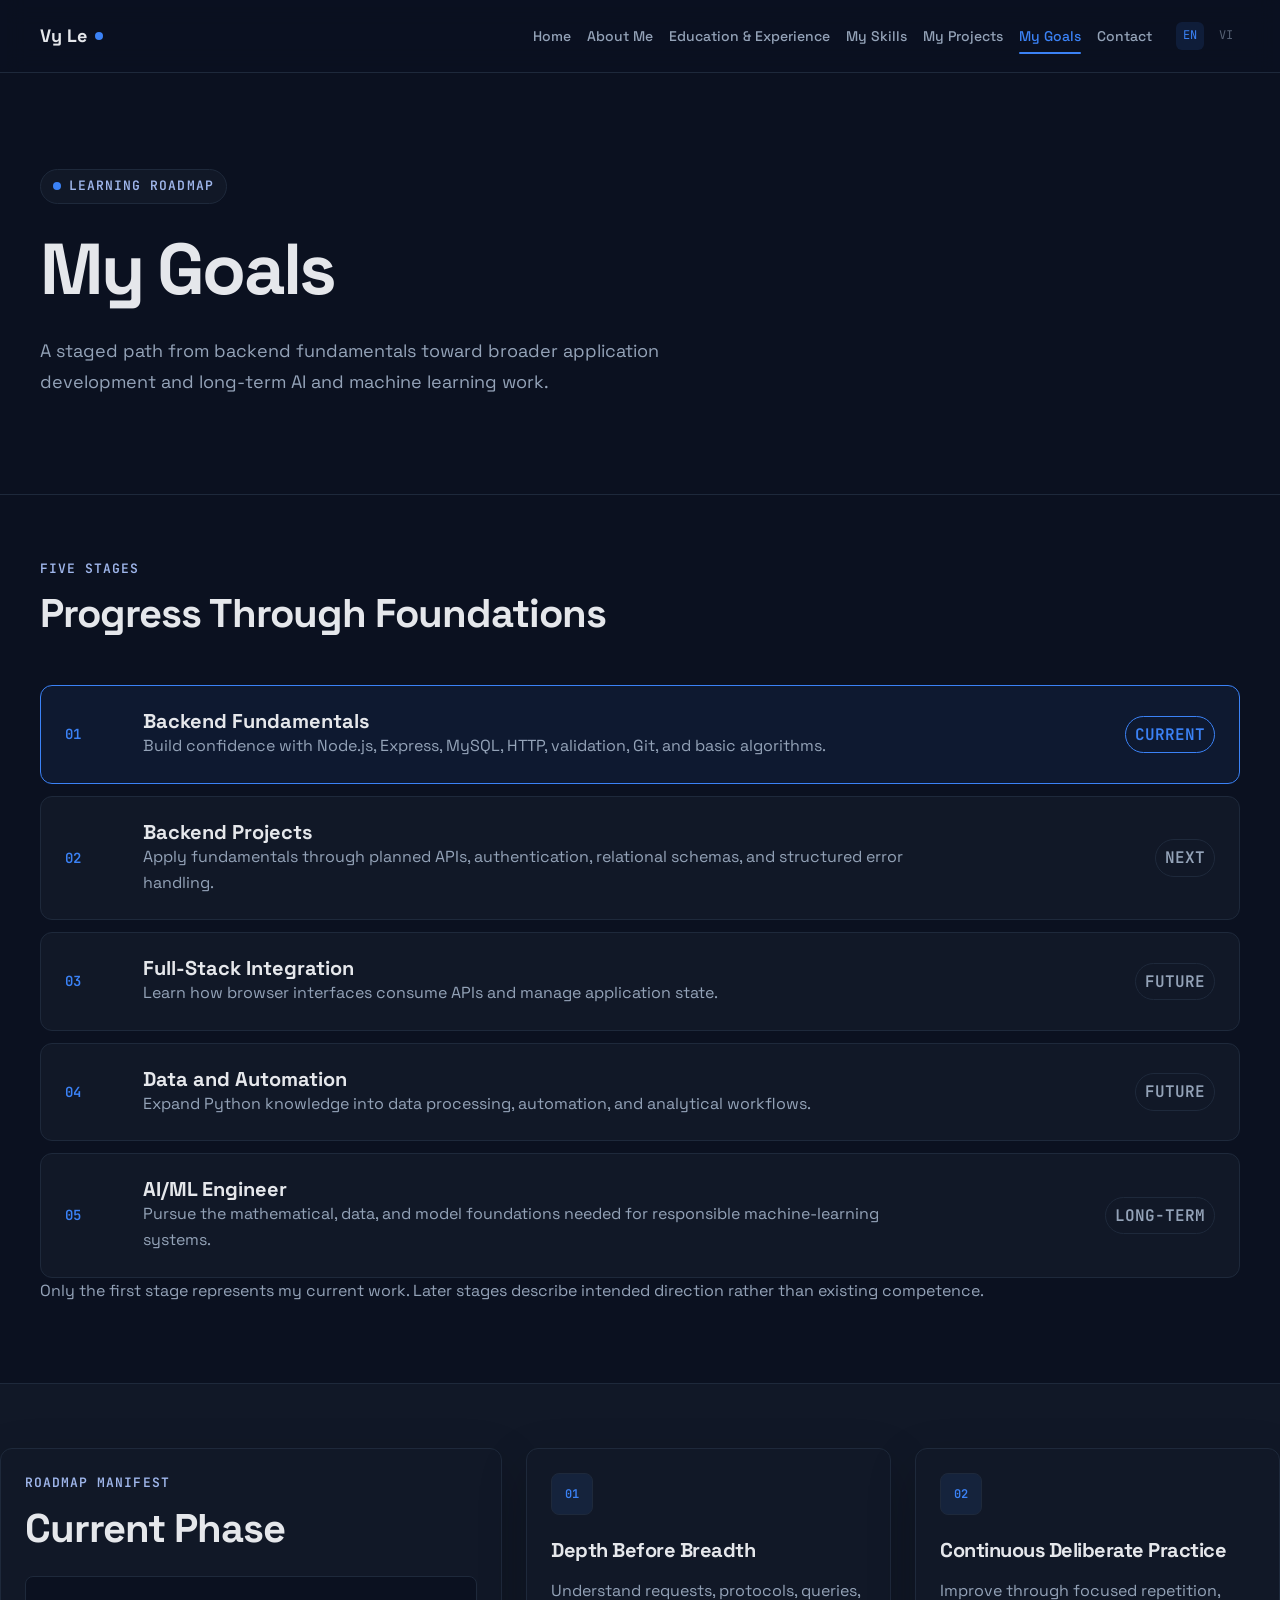
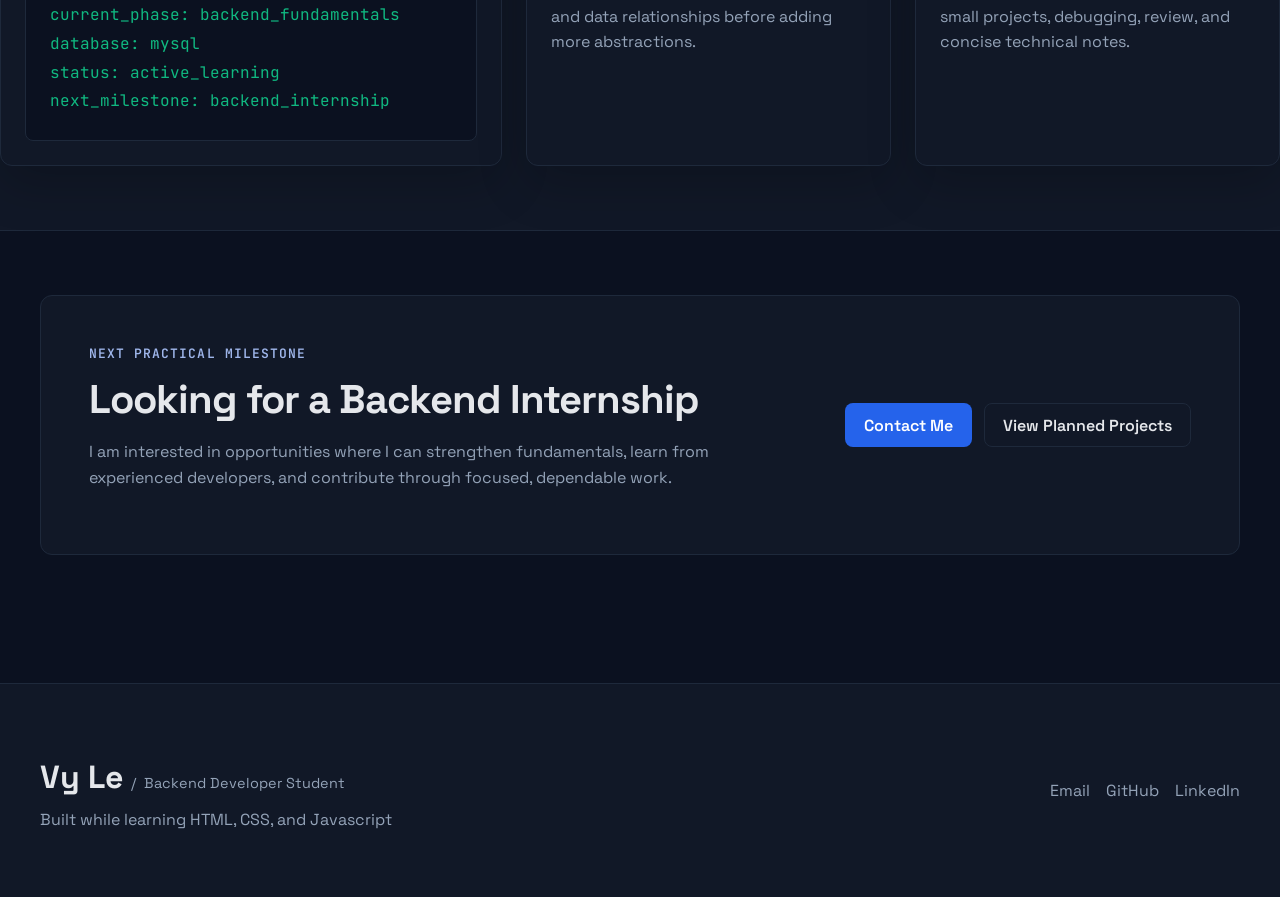
<file: goals.html>
<!doctype html>
<html lang="en">
  <head>
    <meta charset="UTF-8" />
    <meta name="viewport" content="width=device-width, initial-scale=1.0" />
    <meta name="description" content="Vy Le" />
    <title>Vy Le | Backend Developer Student</title>

    <link rel="icon" type="image/png" href="assets/images/favicon.png" />

    <link rel="preconnect" href="https://fonts.googleapis.com" />
    <link rel="preconnect" href="https://fonts.gstatic.com" crossorigin />

    <link
      rel="stylesheet"
      href="https://fonts.googleapis.com/css2?family=JetBrains+Mono:wght@400;500;600&family=Space+Grotesk:wght@400;500;600;700&display=swap"
    />

    <link
      rel="stylesheet"
      href="https://fonts.googleapis.com/css2?family=Material+Symbols+Outlined:opsz,wght,FILL,GRAD@20..48,400,0,0"
    />

    <link rel="stylesheet" href="assets/css/style.css" />
    <script src="assets/js/main.js" defer></script>
  </head>
  <body>
    <a class="skip-link" href="#main-content">Skip to main content</a>
    <header class="site-header">
      <div class="container header-inner">
        <a href="index.html" class="site-brand" aria-label="Vy Le, Home">
          Vy Le
          <span class="brand-mark" aria-hidden="true"></span>
        </a>

        <button
          class="menu-toggle"
          type="button"
          aria-controls="primary-navigation"
          aria-expanded="false"
          aria-label="Open navigation menu"
          data-menu-toggle
        >
          <span class="menu-icon" aria-hidden="true" data-menu-icon>☰</span>
        </button>

        <nav
          class="site-navigation"
          id="primary-navigation"
          aria-label="Primary navigation"
        >
          <ul class="navigation-list">
            <li><a href="index.html">Home</a></li>
            <li><a href="about.html">About Me</a></li>
            <li><a href="education.html">Education & Experience</a></li>
            <li><a href="skills.html">My Skills</a></li>
            <li><a href="projects.html">My Projects</a></li>
            <li><a href="goals.html" aria-current="page">My Goals</a></li>
            <li><a href="contact.html">Contact</a></li>
          </ul>
        </nav>

        <div class="language-control">
          <span class="language-active" lang="en">EN</span>
          <span
            class="language-disabled"
            lang="vi"
            aria-disabled="true"
            title="Vietnamese version planned"
            >VI</span
          >
        </div>
      </div>
    </header>
    <main id="main-content" tabindex="-1">
      <section class="page-hero" aria-labelledby="goals-title">
        <div class="container">
          <p class="eyebrow status-pill">
            <span class="status-dot" aria-hidden="true"></span>
            Learning Roadmap
          </p>

          <h1 id="goals-title">My Goals</h1>

          <p class="page-introduction">
            A staged path from backend fundamentals toward broader application
            development and long-term AI and machine learning work.
          </p>
        </div>
      </section>

      <section class="section" aria-labelledby="roadmap-title">
        <div class="container">
          <!-- Roadmap -->
          <div class="section-heading">
            <p class="eyebrow">Five Stages</p>
            <h2 id="roadmap-title">Progress Through Foundations</h2>
          </div>
          <ol class="roadmap-list">
            <li class="roadmap-stage roadmap-stage-current">
              <span class="roadmap-number" aria-hidden="true">01</span>

              <div>
                <h3>Backend Fundamentals</h3>
                <p>
                  Build confidence with Node.js, Express, MySQL, HTTP,
                  validation, Git, and basic algorithms.
                </p>
              </div>

              <span class="roadmap-status">Current</span>
            </li>
            <li class="roadmap-stage">
              <span class="roadmap-number" aria-hidden="true">02</span>

              <div>
                <h3>Backend Projects</h3>
                <p>
                  Apply fundamentals through planned APIs, authentication,
                  relational schemas, and structured error handling.
                </p>
              </div>

              <span class="roadmap-status roadmap-status-future">Next</span>
            </li>
            <li class="roadmap-stage">
              <span class="roadmap-number" aria-hidden="true">03</span>

              <div>
                <h3>Full-Stack Integration</h3>
                <p>
                  Learn how browser interfaces consume APIs and manage
                  application state.
                </p>
              </div>

              <span class="roadmap-status roadmap-status-future">Future</span>
            </li>
            <li class="roadmap-stage">
              <span class="roadmap-number" aria-hidden="true">04</span>

              <div>
                <h3>Data and Automation</h3>
                <p>
                  Expand Python knowledge into data processing, automation, and
                  analytical workflows.
                </p>
              </div>

              <span class="roadmap-status roadmap-status-future">Future</span>
            </li>
            <li class="roadmap-stage">
              <span class="roadmap-number" aria-hidden="true">05</span>

              <div>
                <h3>AI/ML Engineer</h3>
                <p>
                  Pursue the mathematical, data, and model foundations needed
                  for responsible machine-learning systems.
                </p>
              </div>

              <span class="roadmap-status roadmap-status-future"
                >Long-term</span
              >
            </li>
          </ol>

          <p class="muted">
            Only the first stage represents my current work. Later stages
            describe intended direction rather than existing competence.
          </p>
        </div>
      </section>

      <section
        class="section goals-support-section"
        aria-label="Current roadmap details and learning principles"
      >
        <div class="container goals-support-grid">
          <!-- Manifest and principles -->
          <article class="card roadmap-manifest">
            <p class="eyebrow">Roadmap Manifest</p>
            <h2>Current Phase</h2>

            <pre><code>current_phase: backend_fundamentals
database: mysql
status: active_learning
next_milestone: backend_internship</code></pre>
          </article>
          <div class="goal-principles">
            <article class="card">
              <span class="card-index" aria-hidden="true">01</span>
              <h2>Depth Before Breadth</h2>

              <p class="muted">
                Understand requests, protocols, queries, and data relationships
                before adding more abstractions.
              </p>
            </article>

            <article class="card">
              <span class="card-index" aria-hidden="true">02</span>
              <h2>Continuous Deliberate Practice</h2>

              <p class="muted">
                Improve through focused repetition, small projects, debugging,
                review, and concise technical notes.
              </p>
            </article>
          </div>
        </div>
      </section>

      <section class="section" aria-labelledby="internship-title">
        <div class="container internship-callout">
          <!-- Internship CTA -->
          <div>
            <p class="eyebrow">Next Practical Milestone</p>

            <h2 id="internship-title">Looking for a Backend Internship</h2>

            <p class="muted">
              I am interested in opportunities where I can strengthen
              fundamentals, learn from experienced developers, and contribute
              through focused, dependable work.
            </p>
          </div>

          <div class="internship-actions">
            <a href="contact.html" class="button button-primary">Contact Me</a>

            <a href="projects.html" class="button button-secondary"
              >View Planned Projects</a
            >
          </div>
        </div>
      </section>
    </main>
    <footer class="site-footer">
      <div class="container footer-inner">
        <div class="footer-identity">
          <p class="footer-role">
            <strong>Vy Le</strong>
            <span class="footer-divider" aria-hidden="true">/</span>
            <span>Backend Developer Student</span>
          </p>

          <p class="footer-note">
            Built while learning HTML, CSS, and Javascript
          </p>
        </div>

        <nav class="footer-links" aria-label="Contact links">
          <a href="mailto:lelongvy13@gmail.com">
            <span class="material-symbols-outlined" aria-hidden="true"
              >mail</span
            >
            Email</a
          >
          <a
            href="https://github.com/vy-long-le"
            target="_blank"
            rel="noopener noreferrer"
          >
            <span class="material-symbols-outlined" aria-hidden="true"
              >code</span
            >
            GitHub</a
          >
          <a
            href="https://www.linkedin.com/in/vy-le-long-b9a3243a7/"
            target="_blank"
            rel="noopener noreferrer"
          >
            <span class="material-symbols-outlined" aria-hidden="true"
              >badge</span
            >
            LinkedIn</a
          >
        </nav>
      </div>
    </footer>
  </body>
</html>
</file>
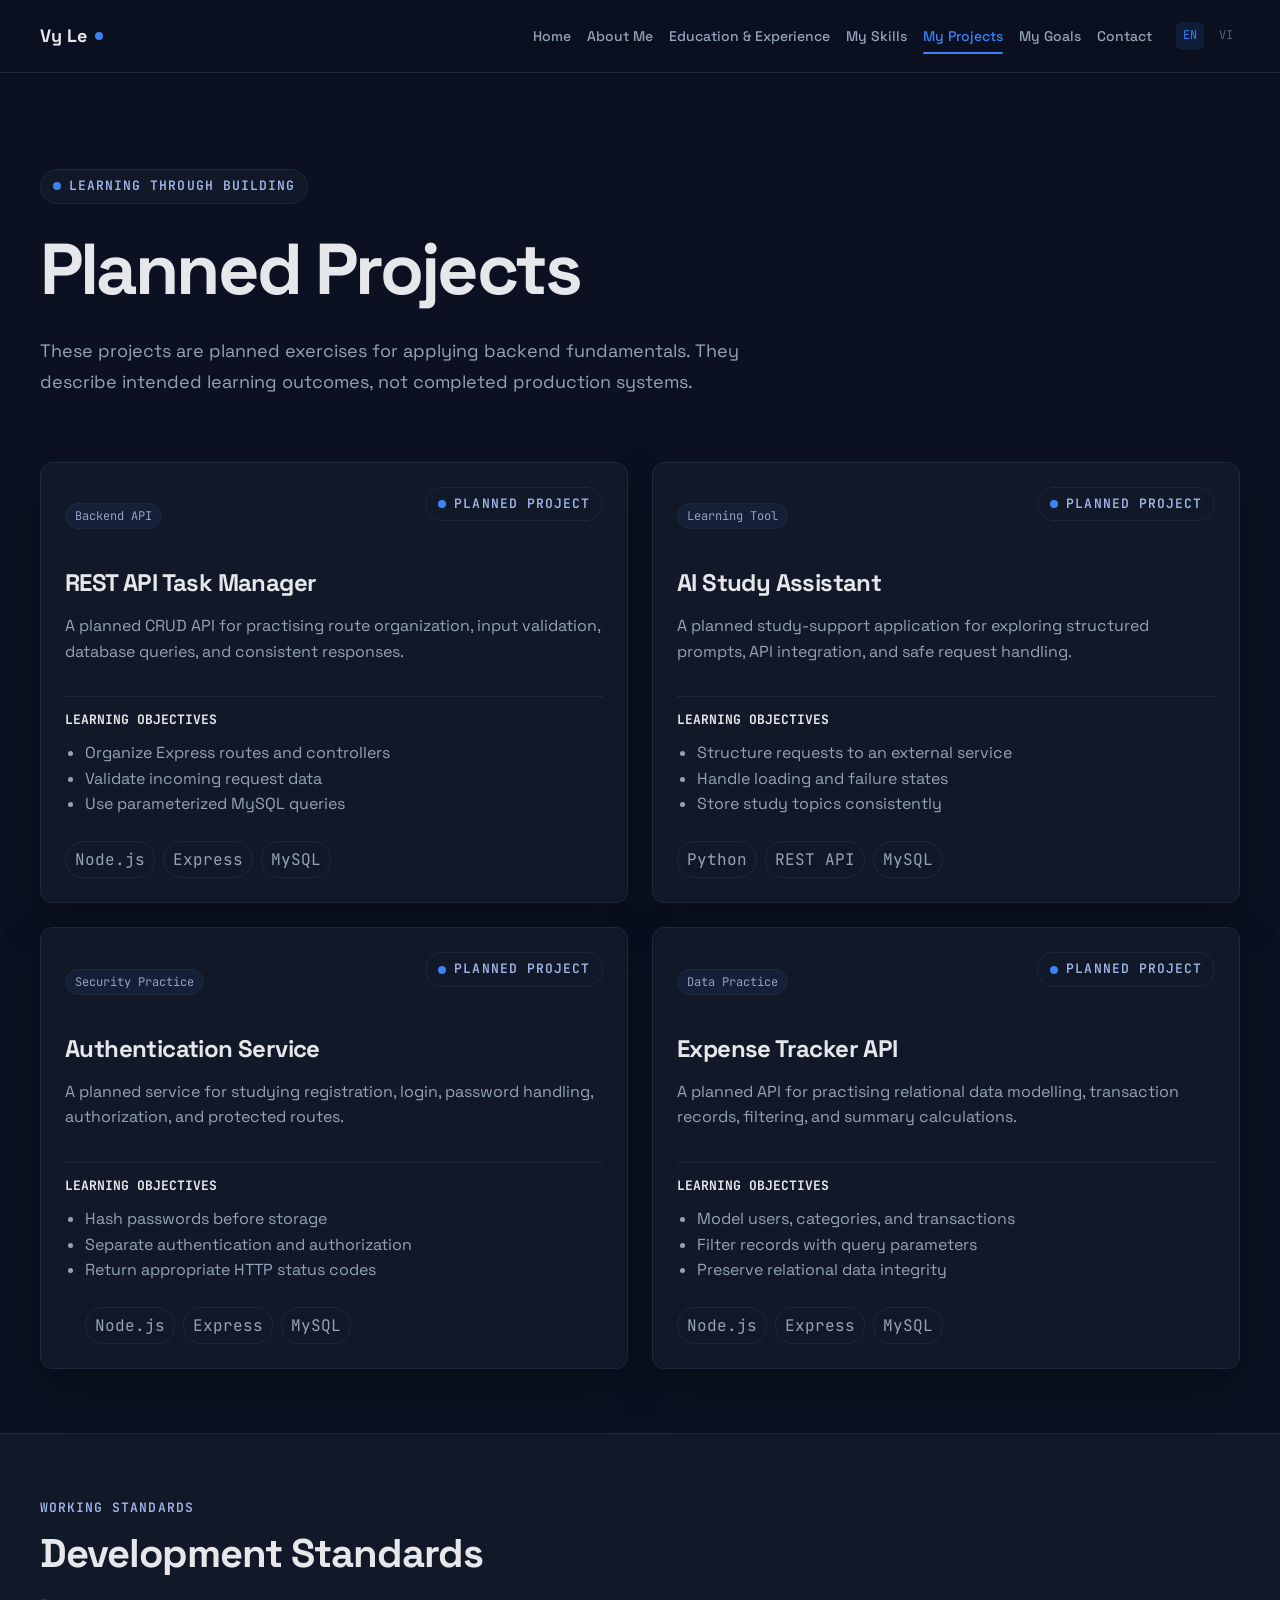
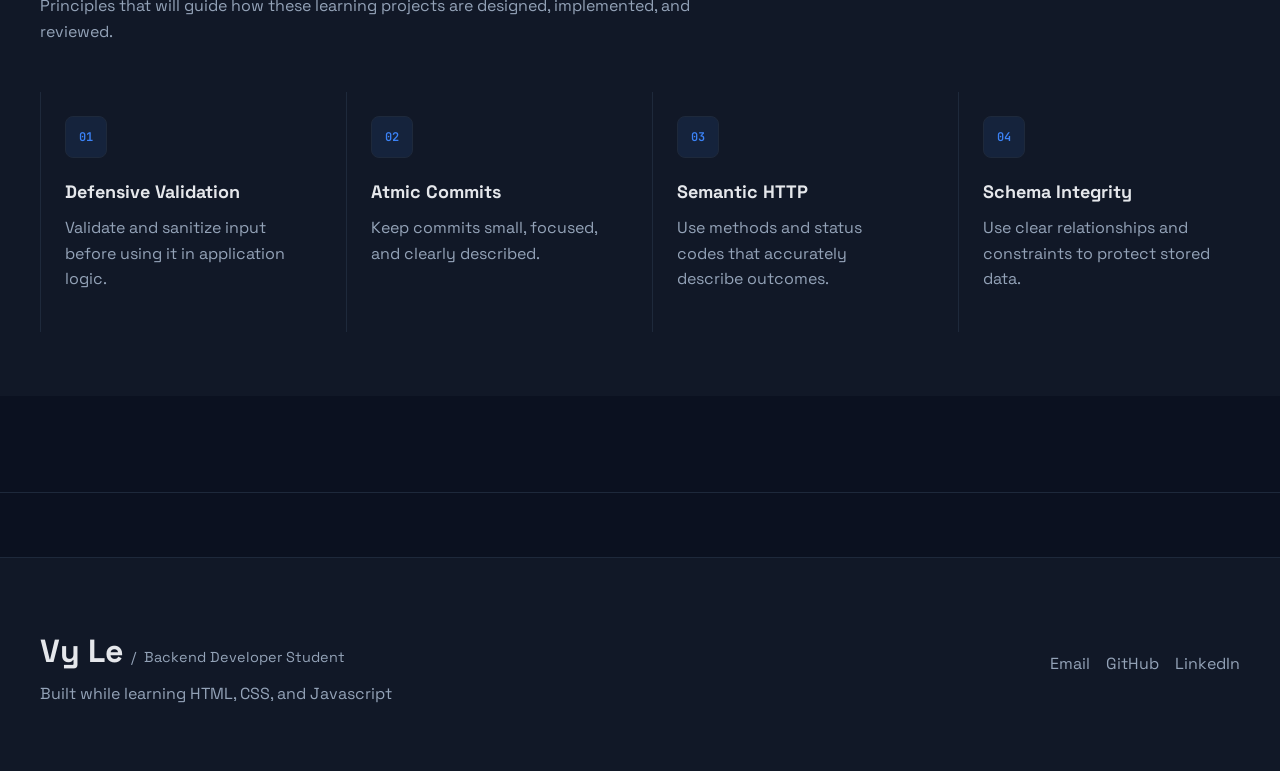
<file: projects.html>
<!doctype html>
<html lang="en">
  <head>
    <meta charset="UTF-8" />
    <meta name="viewport" content="width=device-width, initial-scale=1.0" />
    <meta name="description" content="Vy Le" />
    <title>Vy Le | Backend Developer Student</title>

    <link rel="icon" type="image/png" href="assets/images/favicon.png" />

    <link rel="preconnect" href="https://fonts.googleapis.com" />
    <link rel="preconnect" href="https://fonts.gstatic.com" crossorigin />

    <link
      rel="stylesheet"
      href="https://fonts.googleapis.com/css2?family=JetBrains+Mono:wght@400;500;600&family=Space+Grotesk:wght@400;500;600;700&display=swap"
    />

    <link
      rel="stylesheet"
      href="https://fonts.googleapis.com/css2?family=Material+Symbols+Outlined:opsz,wght,FILL,GRAD@20..48,400,0,0"
    />

    <link rel="stylesheet" href="assets/css/style.css" />
    <script src="assets/js/main.js" defer></script>
  </head>
  <body>
    <a class="skip-link" href="#main-content">Skip to main content</a>
    <header class="site-header">
      <div class="container header-inner">
        <a href="index.html" class="site-brand" aria-label="Vy Le, Home">
          Vy Le
          <span class="brand-mark" aria-hidden="true"></span>
        </a>

        <button
          class="menu-toggle"
          type="button"
          aria-controls="primary-navigation"
          aria-expanded="false"
          aria-label="Open navigation menu"
          data-menu-toggle
        >
          <span class="menu-icon" aria-hidden="true" data-menu-icon>☰</span>
        </button>

        <nav
          class="site-navigation"
          id="primary-navigation"
          aria-label="Primary navigation"
        >
          <ul class="navigation-list">
            <li><a href="index.html">Home</a></li>
            <li><a href="about.html">About Me</a></li>
            <li><a href="education.html">Education & Experience</a></li>
            <li><a href="skills.html">My Skills</a></li>
            <li><a href="projects.html" aria-current="page">My Projects</a></li>
            <li><a href="goals.html">My Goals</a></li>
            <li><a href="contact.html">Contact</a></li>
          </ul>
        </nav>

        <div class="language-control">
          <span class="language-active" lang="en">EN</span>
          <span
            class="language-disabled"
            lang="vi"
            aria-disabled="true"
            title="Vietnamese version planned"
            >VI</span
          >
        </div>
      </div>
    </header>
    <main id="main-content" tabindex="-1">
      <section class="page-hero" aria-labelledby="projects-title">
        <div class="container">
          <p class="eyebrow status-pill">
            <span class="status-dot" aria-hidden="true"></span>Learning Through
            Building
          </p>

          <h1 id="projects-title">Planned Projects</h1>

          <p class="page-introduction">
            These projects are planned exercises for applying backend
            fundamentals. They describe intended learning outcomes, not
            completed production systems.
          </p>
        </div>

        <section class="section" aria-label="Planned backend projects">
          <div class="container project-grid">
            <!-- Four projects card -->
            <article class="card project-card">
              <div class="project-card-header">
                <span class="badge">Backend API</span>

                <p class="eyebrow status-pill">
                  <span class="status-dot" aria-hidden="true"></span>Planned
                  Project
                </p>
              </div>

              <h2>REST API Task Manager</h2>

              <p class="muted">
                A planned CRUD API for practising route organization, input
                validation, database queries, and consistent responses.
              </p>

              <div class="project-objectives">
                <h3>Learning objectives</h3>

                <ul>
                  <li>Organize Express routes and controllers</li>
                  <li>Validate incoming request data</li>
                  <li>Use parameterized MySQL queries</li>
                </ul>
              </div>

              <ul class="technology-list" aria-label="Planned technologies">
                <li>Node.js</li>
                <li>Express</li>
                <li>MySQL</li>
              </ul>
            </article>

            <article class="card project-card">
              <div class="project-card-header">
                <span class="badge">Learning Tool</span>
                <p class="eyebrow status-pill">
                  <span class="status-dot" aria-hidden="true"></span>Planned
                  Project
                </p>
              </div>

              <h2>AI Study Assistant</h2>

              <p class="muted">
                A planned study-support application for exploring structured
                prompts, API integration, and safe request handling.
              </p>

              <div class="project-objectives">
                <h3>Learning objectives</h3>

                <ul>
                  <li>Structure requests to an external service</li>
                  <li>Handle loading and failure states</li>
                  <li>Store study topics consistently</li>
                </ul>
              </div>

              <ul class="technology-list" aria-label="Planned technologies">
                <li>Python</li>
                <li>REST API</li>
                <li>MySQL</li>
              </ul>
            </article>

            <article class="card project-card">
              <div class="project-card-header">
                <span class="badge">Security Practice</span>
                <p class="eyebrow status-pill">
                  <span class="status-dot" aria-hidden="true"></span>Planned
                  Project
                </p>
              </div>

              <h2>Authentication Service</h2>

              <p class="muted">
                A planned service for studying registration, login, password
                handling, authorization, and protected routes.
              </p>

              <div class="project-objectives">
                <h3>Learning objectives</h3>

                <ul>
                  <li>Hash passwords before storage</li>
                  <li>Separate authentication and authorization</li>
                  <li>Return appropriate HTTP status codes</li>
                </ul>

                <ul class="technology-list" aria-label="Planned technologies">
                  <li>Node.js</li>
                  <li>Express</li>
                  <li>MySQL</li>
                </ul>
              </div>
            </article>

            <article class="card project-card">
              <div class="project-card-header">
                <span class="badge">Data Practice</span>
                <p class="eyebrow status-pill">
                  <span class="status-dot" aria-hidden="true"></span>Planned
                  Project
                </p>
              </div>

              <h2>Expense Tracker API</h2>

              <p class="muted">
                A planned API for practising relational data modelling,
                transaction records, filtering, and summary calculations.
              </p>

              <div class="project-objectives">
                <h3>Learning objectives</h3>

                <ul>
                  <li>Model users, categories, and transactions</li>
                  <li>Filter records with query parameters</li>
                  <li>Preserve relational data integrity</li>
                </ul>
              </div>

              <ul class="technology-list" aria-label="Planned technologies">
                <li>Node.js</li>
                <li>Express</li>
                <li>MySQL</li>
              </ul>
            </article>
          </div>
        </section>

        <section
          class="section standards-secion"
          aria-labelledby="standards-title"
        >
          <div class="container">
            <div class="section-heading">
              <p class="eyebrow">Working Standards</p>
              <h2 id="standards-title">Development Standards</h2>

              <p class="muted">
                Principles that will guide how these learning projects are
                designed, implemented, and reviewed.
              </p>
            </div>

            <div class="standards-grid">
              <!-- Four standard items -->
              <article class="standard-item">
                <span class="card-index" aria-hidden="true">01</span>
                <h3>Defensive Validation</h3>
                <p class="muted">
                  Validate and sanitize input before using it in application
                  logic.
                </p>
              </article>

              <article class="standard-item">
                <span class="card-index" aria-hidden="true">02</span>
                <h3>Atmic Commits</h3>
                <p class="muted">
                  Keep commits small, focused, and clearly described.
                </p>
              </article>

              <article class="standard-item">
                <span class="card-index" aria-hidden="true">03</span>
                <h3>Semantic HTTP</h3>
                <p class="muted">
                  Use methods and status codes that accurately describe
                  outcomes.
                </p>
              </article>

              <article class="standard-item">
                <span class="card-index" aria-hidden="true">04</span>
                <h3>Schema Integrity</h3>
                <p class="muted">
                  Use clear relationships and constraints to protect stored
                  data.
                </p>
              </article>
            </div>
          </div>
        </section>
      </section>
    </main>
    <footer class="site-footer">
      <div class="container footer-inner">
        <div class="footer-identity">
          <p class="footer-role">
            <strong>Vy Le</strong>
            <span class="footer-divider" aria-hidden="true">/</span>
            <span>Backend Developer Student</span>
          </p>

          <p class="footer-note">
            Built while learning HTML, CSS, and Javascript
          </p>
        </div>

        <nav class="footer-links" aria-label="Contact links">
          <a href="mailto:lelongvy13@gmail.com">
            <span class="material-symbols-outlined" aria-hidden="true"
              >mail</span
            >
            Email</a
          >
          <a
            href="https://github.com/vy-long-le"
            target="_blank"
            rel="noopener noreferrer"
          >
            <span class="material-symbols-outlined" aria-hidden="true"
              >code</span
            >
            GitHub</a
          >
          <a
            href="https://www.linkedin.com/in/vy-le-long-b9a3243a7/"
            target="_blank"
            rel="noopener noreferrer"
          >
            <span class="material-symbols-outlined" aria-hidden="true"
              >badge</span
            >
            LinkedIn</a
          >
        </nav>
      </div>
    </footer>
  </body>
</html>
</file>
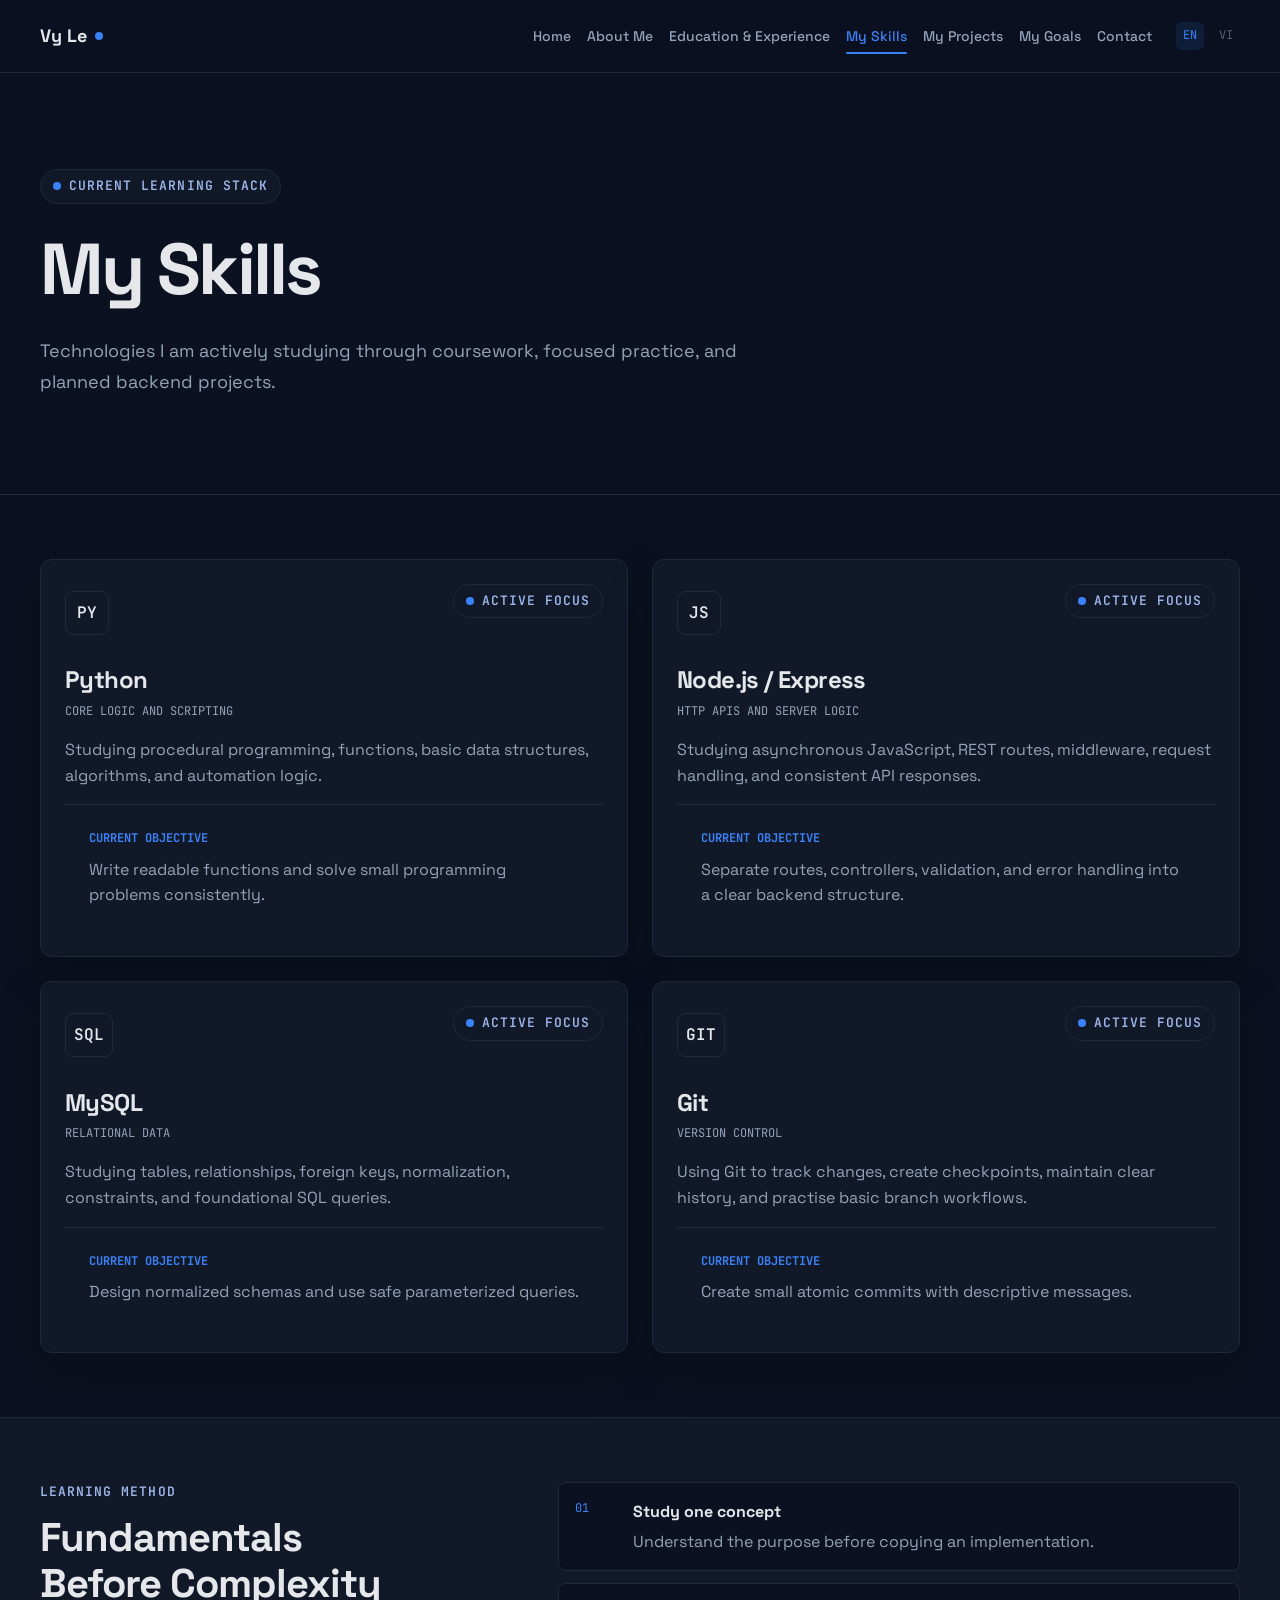
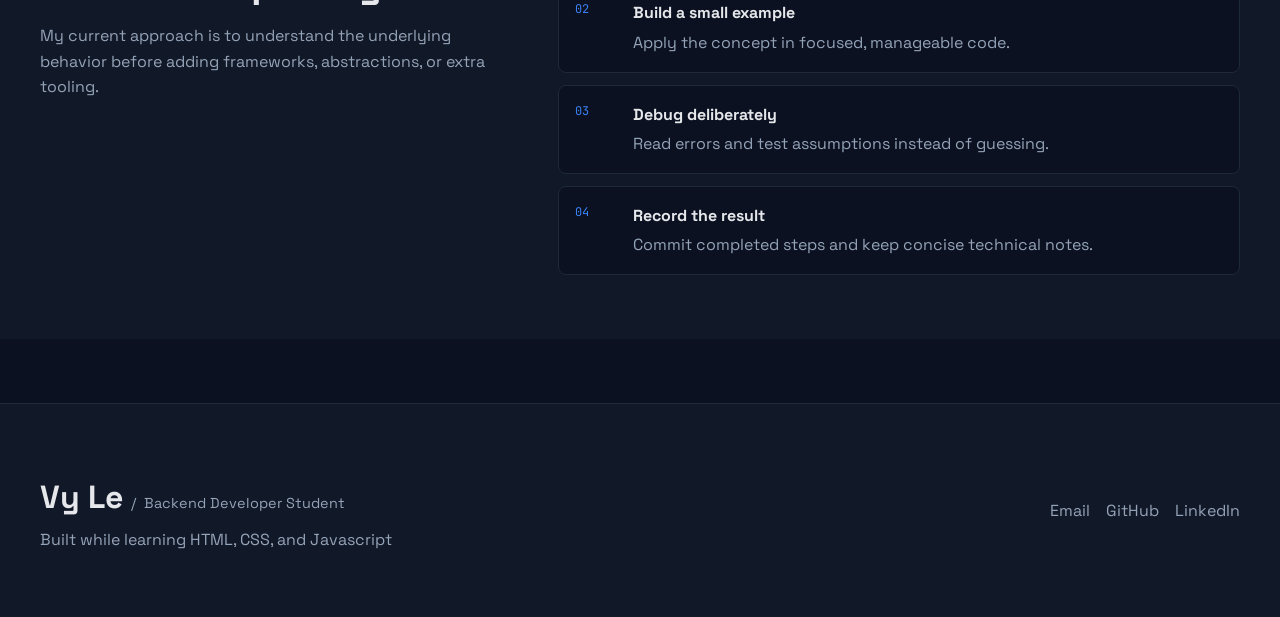
<file: skills.html>
<!doctype html>
<html lang="en">
  <head>
    <meta charset="UTF-8" />
    <meta name="viewport" content="width=device-width, initial-scale=1.0" />
    <meta name="description" content="Vy Le" />
    <title>Vy Le | Backend Developer Student</title>

    <link rel="icon" type="image/png" href="assets/images/favicon.png" />

    <link rel="preconnect" href="https://fonts.googleapis.com" />
    <link rel="preconnect" href="https://fonts.gstatic.com" crossorigin />

    <link
      rel="stylesheet"
      href="https://fonts.googleapis.com/css2?family=JetBrains+Mono:wght@400;500;600&family=Space+Grotesk:wght@400;500;600;700&display=swap"
    />

    <link
      rel="stylesheet"
      href="https://fonts.googleapis.com/css2?family=Material+Symbols+Outlined:opsz,wght,FILL,GRAD@20..48,400,0,0"
    />

    <link rel="stylesheet" href="assets/css/style.css" />
    <script src="assets/js/main.js" defer></script>
  </head>
  <body>
    <a class="skip-link" href="#main-content">Skip to main content</a>
    <header class="site-header">
      <div class="container header-inner">
        <a href="index.html" class="site-brand" aria-label="Vy Le, Home">
          Vy Le
          <span class="brand-mark" aria-hidden="true"></span>
        </a>

        <button
          class="menu-toggle"
          type="button"
          aria-controls="primary-navigation"
          aria-expanded="false"
          aria-label="Open navigation menu"
          data-menu-toggle
        >
          <span class="menu-icon" aria-hidden="true" data-menu-icon>☰</span>
        </button>

        <nav
          class="site-navigation"
          id="primary-navigation"
          aria-label="Primary navigation"
        >
          <ul class="navigation-list">
            <li><a href="index.html">Home</a></li>
            <li><a href="about.html">About Me</a></li>
            <li><a href="education.html">Education & Experience</a></li>
            <li><a href="skills.html" aria-current="page">My Skills</a></li>
            <li><a href="projects.html">My Projects</a></li>
            <li><a href="goals.html">My Goals</a></li>
            <li><a href="contact.html">Contact</a></li>
          </ul>
        </nav>

        <div class="language-control">
          <span class="language-active" lang="en">EN</span>
          <span
            class="language-disabled"
            lang="vi"
            aria-disabled="true"
            title="Vietnamese version planned"
            >VI</span
          >
        </div>
      </div>
    </header>
    <main id="main-content" tabindex="-1">
      <section class="page-hero" aria-labelledby="skills-title">
        <div class="container">
          <p class="eyebrow status-pill">
            <span class="status-dot" aria-hidden="true"></span>
            Current Learning Stack
          </p>

          <h1 id="skills-title">My Skills</h1>

          <p class="page-introduction">
            Technologies I am actively studying through coursework, focused
            practice, and planned backend projects.
          </p>
        </div>
      </section>

      <section class="section" aria-label="Current technical skills">
        <div class="container skills-grid">
          <!-- Four skill cards -->
          <article class="card skill-card">
            <div class="skill-card-header">
              <span class="skill-marker" aria-hidden="true">PY</span>

              <div class="eyebrow status-pill">
                <span class="status-dot" aria-hidden="true"></span>
                Active Focus
              </div>
            </div>

            <h2>Python</h2>

            <p class="skill-category">Core logic and scripting</p>

            <p class="muted">
              Studying procedural programming, functions, basic data structures,
              algorithms, and automation logic.
            </p>

            <div class="skill-objective">
              <strong>Current objective</strong>
              <p>
                Write readable functions and solve small programming problems
                consistently.
              </p>
            </div>
          </article>

          <article class="card skill-card">
            <div class="skill-card-header">
              <span class="skill-marker" aria-hidden="true">JS</span>

              <div class="eyebrow status-pill">
                <span class="status-dot" aria-hidden="true"></span>
                Active Focus
              </div>
            </div>

            <h2>Node.js / Express</h2>

            <p class="skill-category">HTTP APIs and server logic</p>

            <p class="muted">
              Studying asynchronous JavaScript, REST routes, middleware, request
              handling, and consistent API responses.
            </p>

            <div class="skill-objective">
              <strong>Current objective</strong>
              <p>
                Separate routes, controllers, validation, and error handling
                into a clear backend structure.
              </p>
            </div>
          </article>

          <article class="card skill-card">
            <div class="skill-card-header">
              <span class="skill-marker" aria-hidden="true">SQL</span>

              <div class="eyebrow status-pill">
                <span class="status-dot" aria-hidden="true"></span>
                Active Focus
              </div>
            </div>

            <h2>MySQL</h2>

            <p class="skill-category">Relational data</p>

            <p class="muted">
              Studying tables, relationships, foreign keys, normalization,
              constraints, and foundational SQL queries.
            </p>

            <div class="skill-objective">
              <strong>Current objective</strong>
              <p>
                Design normalized schemas and use safe parameterized queries.
              </p>
            </div>
          </article>

          <article class="card skill-card">
            <div class="skill-card-header">
              <span class="skill-marker" aria-hidden="true">GIT</span>

              <div class="eyebrow status-pill">
                <span class="status-dot" aria-hidden="true"></span>
                Active Focus
              </div>
            </div>

            <h2>Git</h2>

            <p class="skill-category">Version control</p>

            <p class="muted">
              Using Git to track changes, create checkpoints, maintain clear
              history, and practise basic branch workflows.
            </p>

            <div class="skill-objective">
              <strong>Current objective</strong>
              <p>Create small atomic commits with descriptive messages.</p>
            </div>
          </article>
        </div>
      </section>

      <section class="section learning-section" aria-label="learning-title">
        <div class="container learning-layout">
          <!-- Learning approach -->
          <div class="learning-copy">
            <p class="eyebrow">Learning Method</p>

            <h2 id="learning-title">Fundamentals Before Complexity</h2>

            <p class="muted">
              My current approach is to understand the underlying behavior
              before adding frameworks, abstractions, or extra tooling.
            </p>
          </div>

          <ul class="discipline-list">
            <li>
              <span aria-hidden="true">01</span>
              <div>
                <strong>Study one concept</strong>
                <p>Understand the purpose before copying an implementation.</p>
              </div>
            </li>
            <li>
              <span aria-hidden="true">02</span>
              <div>
                <strong>Build a small example</strong>
                <p>Apply the concept in focused, manageable code.</p>
              </div>
            </li>
            <li>
              <span aria-hidden="true">03</span>
              <div>
                <strong>Debug deliberately</strong>
                <p>Read errors and test assumptions instead of guessing.</p>
              </div>
            </li>
            <li>
              <span aria-hidden="true">04</span>
              <div>
                <strong>Record the result</strong>
                <p>Commit completed steps and keep concise technical notes.</p>
              </div>
            </li>
          </ul>
        </div>
      </section>
    </main>
    <footer class="site-footer">
      <div class="container footer-inner">
        <div class="footer-identity">
          <p class="footer-role">
            <strong>Vy Le</strong>
            <span class="footer-divider" aria-hidden="true">/</span>
            <span>Backend Developer Student</span>
          </p>

          <p class="footer-note">
            Built while learning HTML, CSS, and Javascript
          </p>
        </div>

        <nav class="footer-links" aria-label="Contact links">
          <a href="mailto:lelongvy13@gmail.com">
            <span class="material-symbols-outlined" aria-hidden="true"
              >mail</span
            >
            Email</a
          >
          <a
            href="https://github.com/vy-long-le"
            target="_blank"
            rel="noopener noreferrer"
          >
            <span class="material-symbols-outlined" aria-hidden="true"
              >code</span
            >
            GitHub</a
          >
          <a
            href="https://www.linkedin.com/in/vy-le-long-b9a3243a7/"
            target="_blank"
            rel="noopener noreferrer"
          >
            <span class="material-symbols-outlined" aria-hidden="true"
              >badge</span
            >
            LinkedIn</a
          >
        </nav>
      </div>
    </footer>
  </body>
</html>
</file>
<file: assets/css/style.css>
:root {
  color-scheme: dark;

  /* Colors */
  --color-canvas: #0b1120;
  --color-surface: #111827;
  --color-surface-raised: #172033;
  --color-border: #1e293b;

  --color-text: #e5e7eb;
  --color-text-muted: #94a3b8;

  --color-accent: #3b82f6;
  --color-button: #2563eb;
  --color-success: #10b981;
  --color-warning: #f59e0b;

  /* Typography */
  --font-interface: "Space Grotesk", Arial, sans-serif;
  --font-mono: "JetBrains Mono", Consolas, monospace;

  /* Layout */
  --container-width: 1200px;
  --gutter-desktop: 24px;
  --gutter-mobile: 16px;

  /* Spacing */
  --sapce-1: 4px;
  --space-2: 8px;
  --space-3: 12px;
  --space-4: 16px;
  --space-5: 24px;
  --space-6: 32px;
  --space-7: 48px;
  --space-8: 64px;

  /* Shape */
  --radius-small: 8px;
  --radius-medium: 12px;

  /* Effects */
  --shadow-card: 0 18px 50px rgb(0 0 0 / 20%);
  --transition-fast: 150ms ease;
}

/* Add the reset */
*,
*::before,
*::after {
  box-sizing: border-box;
}

html {
  min-width: 320px;

  scroll-padding-top: 96px;
}

body {
  min-height: 100vh;
  margin: 0;

  display: flex;
  flex-direction: column;

  background-color: var(--color-canvas);
  color: var(--color-text);

  font-family: var(--font-interface);
  font-size: 16px;
  line-height: 1.6;

  text-rendering: optimizeLegibility;
}

main {
  flex: 1;
}

img,
svg {
  display: block;
  max-width: 100%;
}

button,
input,
textarea,
select {
  font: inherit;
}

button,
a {
  -webkit-tap-highlight-color: transparent;
}

ul,
ol {
  margin-top: 0;
}

p {
  margin-top: 0;
}

a {
  color: var(--color-accent);
  text-decoration-thickness: 1px;
  text-underline-offset: 3px;
}

/* Add the typography system */
h1,
h2,
h3 {
  margin-top: 0;
  color: var(--color-text);
  line-height: 1.15;
  text-wrap: balance;
}

h1 {
  margin-bottom: var(--space-5);
  font-size: clamp(2.5rem, 6vw, 4.5rem);
  letter-spacing: -0.04em;
}

h2 {
  margin-bottom: var(--space-4);
  font-size: clamp(1.75rem, 4vw, 2.5rem);
  letter-spacing: -0.025em;
}

h3 {
  margin-bottom: var(--space-3);
  font-size: 1.25rem;
}

p {
  margin-bottom: var(--space-4);
}

.muted {
  color: var(--color-text-muted);
}

.mono {
  font-family: var(--font-mono);
}

.eyebrow {
  margin-bottom: var(--space-3);
  color: #9fb6eb;

  font-family: var(--font-mono);
  font-size: 0.8125rem;
  font-weight: 600;
  letter-spacing: 0.08em;
  text-transform: uppercase;
}

.status-pill {
  width: fit-content;
  margin-bottom: var(--space-5);
  padding: 6px 12px;

  display: inline-flex;
  align-items: center;
  gap: var(--space-2);

  border: 1px solid var(--color-border);
  border-radius: 999px;

  background-color: var(--color-surface);

  white-space: nowrap;
}

/* Create the shared container and section spacing */
.container {
  width: min(calc(100% - (var(--gutter-desktop) * 2)), var(--container-width));
  margin-inline: auto;
}

.section {
  padding-block: var(--space-8);
}

.section-heading {
  max-width: 720px;
  margin-bottom: var(--space-7);
}

.section-heading > :last-child {
  margin-bottom: 0;
}

/* Create the shared button styles */
.button {
  min-height: 44px;
  padding: 11px 18px;

  display: inline-flex;
  align-items: center;
  justify-content: center;
  gap: var(--space-2);

  border: 1px solid transparent;
  border-radius: var(--radius-small);

  font-weight: 600;
  line-height: 1.2;
  text-decoration: none;

  cursor: pointer;
  transition:
    background-color var(--transition-fast),
    border-color var(--transition-fast),
    transform var(--transition-fast);
}

.button-primary {
  background-color: var(--color-button);
  color: #ffffff;
}

.button-primary:hover {
  background-color: #1d4ed8;
}

.button-secondary {
  border-color: var(--color-border);
  background-color: var(--color-surface);
  color: var(--color-text);
}

.button-secondary:hover {
  border-color: var(--color-accent);
  background-color: var(--color-surface-raised);
}

.button:active {
  transform: translateY(1px);
}

/* Create the card and badge styles */
.card {
  padding: var(--space-5);

  border: 1px solid var(--color-border);
  border-radius: var(--radius-medium);

  background-color: var(--color-surface);
  box-shadow: var(--shadow-card);
}

.card > :last-child {
  margin-bottom: 0;
}

.badge {
  width: fit-content;
  padding: 5px 9px;

  display: inline-flex;
  align-items: center;
  gap: 6px;

  border: 1px solid var(--color-border);
  border-radius: 999px;

  background-color: rgb(59 130 246 / 8%);
  color: var(--color-text-muted);

  font-family: var(--font-mono);
  font-size: 0.75rem;
  line-height: 1.2;
}

.icon-box {
  width: 42px;
  height: 42px;

  display: inline-flex;
  align-items: center;
  justify-content: center;

  border: 1px solid var(--color-border);
  border-radius: var(--radius-small);

  background-color: rgb(59 130 246 / 10%);
  color: var(--color-accent);
}

.material-symbols-outlined {
  font-size: 22px;
  line-height: 1;

  display: inline-block;

  position: fixed;
  top: var(--space-4);
  left: var(--space-4);
  z-index: 1000;

  padding: 10px 14px;
  border-radius: var(--radius-small);

  background-color: var(--color-button);
  color: currentColor;

  font-family: "Material Symbols Outlined";
  font-weight: normal;
  font-size: 24px;
  font-size: normal;

  font-feature-settings: "liga";

  text-decoration: none;

  transform: translateY(-200%);
  transition: transform var(--transition-fast);
}

/* Add visible keyboard focus */
:focus {
  outline: none;
}

:focus-visible {
  outline: 3px solid var(--color-accent);
  outline-offset: 4px;
}

main,
section,
article {
  scroll-margin-top: 96px;
}

/* Style the skip link */
.skip-link {
  position: fixed;
  top: 0;
  left: var(--space-4);
  z-index: 1000;

  padding: 10px 14px;

  border-radius: var(--radius-small);

  background-color: var(--color-button);
  color: #ffffff;

  font-weight: 600;
  text-decoration: none;

  transform: translateY(-150%);
}

.skip-link:focus-visible {
  transform: translateY(16px);
}

.skip-link:focus {
  transform: translateY(0);
}

/* Style the sticky header */
.site-header {
  position: sticky;
  top: 0;
  z-index: 100;

  border-bottom: 1px solid var(--color-border);
  background-color: var(--color-canvas);
}

.header-inner {
  min-height: 72px;

  display: flex;
  align-items: center;
  gap: var(--space-5);
}

.site-brand {
  flex-shrink: 0;

  display: inline-flex;
  align-items: center;
  gap: var(--space-2);

  color: var(--color-text);
  font-size: 1.125rem;
  font-weight: 700;
  text-decoration: none;
}

.brand-mark {
  width: 8px;
  height: 8px;

  border-radius: 50%;
  background-color: var(--color-accent);
}

/* Style the desktop navigation */
.site-navigation {
  margin-left: auto;
}

.navigation-list {
  margin: 0;
  padding: 0;

  display: flex;
  align-items: center;
  gap: var(--space-4);

  list-style: none;
}

.navigation-list a {
  position: relative;

  display: inline-flex;
  align-items: center;
  min-height: 44px;

  color: var(--color-text-muted);
  font-size: 0.875rem;
  font-weight: 500;
  text-decoration: none;

  transition: color var(--transition-fast);
}

.navigation-list a:hover {
  color: var(--color-text);
}

.navigation-list a[aria-current="page"] {
  color: var(--color-accent);
}

.navigation-list a[aria-current="page"]::after {
  content: "";

  position: absolute;
  right: 0;
  bottom: 4px;
  left: 0;

  height: 2px;
  border-radius: 999px;

  background-color: var(--color-accent);
}

/* Style the language control */
.language-control {
  flex-shrink: 0;

  display: inline-flex;
  align-items: center;
  gap: var(--space-2);

  font-family: var(--font-mono);
  font-size: 0.75rem;
}

.language-active,
.language-disabled {
  padding: 4px 7px;
  border-radius: 6px;
}

.language-active {
  background-color: rgb(59 130 246 / 12%);
  color: var(--color-accent);
}

.language-disabled {
  color: var(--color-text-muted);
  cursor: not-allowed;
  opacity: 0.55;
}

/* Style the menu button */
.menu-toggle {
  width: 44px;
  height: 44px;

  display: none;
  align-items: center;
  justify-content: center;

  border: 1px solid var(--color-border);
  border-radius: var(--radius-small);

  background-color: var(--color-surface);
  color: var(--color-text);

  cursor: pointer;
}

.menu-toggle:hover {
  border-color: var(--color-accent);
  background-color: var(--color-surface-raised);
}

/* Style the footer */
.site-footer {
  margin-top: var(--space-8);
  padding-block: var(--space-6);

  border-top: 1px solid var(--color-border);
  background-color: var(--color-surface);
}

.footer-inner {
  min-height: 120px;
  padding-block: var(--space-6);

  display: flex;
  align-items: center;
  justify-content: space-between;
  gap: var(--space-6);
}

.footer-role,
.footer-note {
  margin: 0;
}

.footer-role {
  display: flex;
  align-items: baseline;
  flex-wrap: wrap;
  gap: var(--space-2);

  color: #7a879a;
  font-size: 0.9rem;
}

.footer-role strong {
  color: var(--color-text);
  font-size: 2rem;
}

.footer-brand {
  color: var(--color-text);
  font-size: 1.125rem;
  font-weight: 700;
  text-decoration: none;
}

.footer-identity p {
  margin: var(--sapce-1) 0 0;
  color: var(--color-text-muted);
}

.footer-links {
  display: flex;
  flex-wrap: wrap;
  gap: var(--space-4);
}

.footer-links a {
  color: var(--color-text-muted);
  text-decoration: none;
}

.footer-links a:hover {
  color: var(--color-accent);
}

.footer-note {
  margin-top: var(--space-2);
}

/* Style the Hero section */
.hero {
  position: relative;
  overflow: hidden;

  padding-block: clamp(72px, 9vw, 120px);
}

.hero-grid {
  display: grid;
  grid-template-columns:
    minmax(0, 1.05fr)
    minmax(360px, 0.95fr);

  align-items: center;
  gap: clamp(48px, 7vw, 96px);
}

.hero-copy {
  max-width: 680px;
}

.hero-copy .eyebrow {
  margin-bottom: var(--space-4);
}

.hero-name,
.hero-role {
  display: block;
}

.hero-name {
  margin-bottom: var(--space-2);
  color: white;
  font-family: var(--font-interface);
  font-size: 4rem;
  letter-spacing: 0.08em;
}

.hero-role {
  max-width: 650px;
  color: #afc8ff;
  font-size: 1.5rem;
  word-spacing: 0.15em;
}

.hero-introduction {
  max-width: 620px;
  margin-bottom: var(--space-6);

  color: var(--color-text-muted);
  font-size: clamp(1rem, 1.5vw, 1.125rem);
}

/* Style the CTA group */
.hero-actions {
  margin-bottom: var(--space-6);

  display: flex;
  flex-wrap: wrap;
  align-items: center;
  gap: var(--space-3);
}

.hero-actions .material-symbols-outlined {
  font-size: 20px;
}

/* Style the technical labels */
.hero-topics {
  margin: 0;
  padding: 0;

  display: flex;
  flex-wrap: wrap;
  gap: var(--space-2);

  list-style: none;
}

/* Style the terminal area */
.hero-visual {
  min-width: 0;
}

.terminal-window {
  overflow: hidden;

  border: 1px solid var(--color-border);
  border-radius: var(--radius-medium);

  background-color: #070b14;
  box-shadow: var(--shadow-card);

  font-family: var(--font-mono);
}

.terminal-titlebar {
  min-height: 48px;
  padding-inline: var(--space-4);

  display: grid;
  grid-template-columns: auto 1fr auto;
  align-items: center;
  gap: var(--space-4);

  border-bottom: 1px solid var(--color-border);
  background-color: var(--color-surface);
}

.terminal-title {
  margin: 0;

  color: var(--color-text-muted);
  font-size: 0.75rem;
  text-align: center;
}

.status-dot {
  width: 8px;
  height: 8px;
  flex: 0 0 auto;

  border-radius: 50%;
  background-color: var(--color-accent);
}

.visually-hidden {
  position: absolute;

  width: 1px;
  height: 1px;
  padding: 0;
  margin: -1px;

  overflow: hidden;
  clip: rect(0 0 0 0);
  white-space: nowrap;

  border: 0;
}

/* Style the window dots */
.terminal-dots {
  display: flex;
  align-items: center;
  gap: 7px;
}

.terminal-dot {
  width: 11px;
  height: 11px;

  display: block;

  border-radius: 50%;
}

.terminal-dot-red {
  background-color: #ef4444;
}

.terminal-dot-yellow {
  background-color: var(--color-warning);
}

.terminal-dot-green {
  background-color: var(--color-success);
}

/* Style the terminal output */
.terminal-output {
  min-height: 360px;
  padding: 36px 42px;

  display: flex;
  flex-direction: column;
  align-items: stretch;
  justify-content: flex-start;

  text-align: left;
}

.terminal-line {
  margin: 0 0 18px;

  display: flex;
  align-items: baseline;
  gap: 10px;

  color: var(--color-text-muted);
  font-size: 0.875rem;
  line-height: 1.6;
  white-space: normal;

  opacity: 1;
  transform: translateY(0);
}

.terminal-line:last-child {
  margin-bottom: 0;
}

.terminal-line code {
  min-width: 0;

  color: inherit;
  font-family: inherit;
}

.terminal-prompt {
  margin-right: var(--space-2);
  color: var(--color-text);
}

.terminal-success {
  color: var(--color-success);
}

.terminal-highlight {
  color: var(--color-accent);
  text-decoration: underline;
  text-underline-offset: 3px;
}

/* Style the terminal status bar */
.terminal-status {
  min-height: 42px;
  padding-inline: var(--space-4);

  display: flex;
  align-items: center;
  justify-content: space-between;
  gap: var(--space-4);

  border-top: 1px solid var(--color-border);
  background-color: var(--color-surface);

  color: var(--color-text-muted);
  font-size: 0.75rem;
}

.terminal-status > span {
  display: inline-flex;
  align-items: center;
  gap: var(--space-2);
}

.terminal-status-dot {
  width: 7px;
  height: 7px;

  border-radius: 50%;
  background-color: var(--color-success);
}

/* Add the cursor animation */
.terminal-cursor {
  width: 9px;
  height: 1.1em;

  display: inline-block;
  vertical-align: -0.15em;

  background-color: var(--color-accent);

  animation: terminal-blink 1s steps(1, end) infinite;
}

/* Add the progressive reveal styles */
.terminal-window.is-animating .terminal-line {
  opacity: 0;
  transform: translateY(5px);

  transition:
    opacity 180ms ease,
    transform 180ms ease;
}

.terminal-window.is-animating .terminal-line.is-visible {
  opacity: 1;
  transform: translateY(0);
}

/* Style the section heading */
.foundation-section {
  border-top: 1px solid var(--color-border);
  background-color: var(--color-surface);
}

.foundation-heading {
  margin-bottom: var(--space-7);

  display: grid;
  grid-template-columns: minmax(0, 1fr) minmax(320px, 0.8fr);
  align-items: end;
  gap: var(--space-7);
}

.foundation-heading h2,
.foundation-heading p {
  margin-bottom: 0;
}

/* Style the card grid */
.foundation-grid {
  display: grid;
  grid-template-columns: repeat(3, minmax(0, 1fr));
  gap: var(--space-5);
}

.foundation-card {
  min-height: 290px;

  display: flex;
  flex-direction: column;
}

.card-index {
  width: 42px;
  height: 42px;
  margin-bottom: var(--space-5);

  display: inline-flex;
  align-items: center;
  justify-content: center;

  border: 1px solid var(--color-border);
  border-radius: var(--radius-small);

  background-color: rgb(59 130 246 / 10%);
  color: var(--color-accent);

  font-family: var(--font-mono);
  font-size: 0.75rem;
  font-weight: 600;
}

.card-label {
  margin-top: auto;
  margin-bottom: 0;
  padding-top: var(--space-5);

  border-top: 1px solid var(--color-border);

  color: var(--color-text);
  font-family: var(--font-mono);
  font-size: 0.75rem;
  letter-spacing: 0.04em;
  text-transform: uppercase;
}

/* Style the callout */
.study-section {
  border-top: 1px solid var(--color-border);
}

.study-callout {
  padding: var(--space-6);

  display: flex;
  align-items: center;
  justify-content: space-between;
  gap: var(--space-7);

  border: 1px solid var(--color-border);
  border-radius: var(--radius-medium);

  background-color: var(--color-surface);
}

.study-callout h2 {
  margin-bottom: var(--space-3);
  font-size: clamp(1.5rem, 3vw, 2rem);
}

.study-callout p:last-child {
  max-width: 720px;
  margin-bottom: 0;
}

.study-callout .button {
  flex-shrink: 0;
}

/* Add the reusable page introduction styles */
.page-hero {
  padding-block: clamp(64px, 8vw, 96px);

  border-bottom: 1px solid var(--color-border);
}

.page-hero h1 {
  max-width: 800px;
}

.page-introduction {
  max-width: 720px;
  margin-bottom: 0;

  color: var(--color-text-muted);
  font-size: 1.125rem;
  line-height: 1.75;
}

/* Style the project grid */
.project-grid {
  display: grid;
  grid-template-columns: repeat(2, minmax(0, 1fr));
  gap: var(--space-5);
}

.project-card {
  min-height: 430px;

  display: flex;
  flex-direction: column;
}

.project-card-header {
  margin-bottom: var(--space-5);

  display: flex;
  flex-wrap: wrap;
  align-items: center;
  justify-content: space-between;
  gap: var(--space-3);
}

.project-status {
  color: var(--color-accent);

  font-family: var(--font-mono);
  font-size: 0.75rem;
  font-weight: 600;
  text-transform: uppercase;
}

.project-card h2 {
  font-size: 1.5rem;
}

.project-objectives {
  margin-top: var(--space-4);
  padding-top: var(--space-4);

  border-top: 1px solid var(--color-border);
}

.project-objectives h3 {
  font-family: var(--font-mono);
  font-size: 0.8125rem;
  text-transform: uppercase;
}

.project-objectives ul {
  margin-bottom: 0;
  padding-left: 20px;

  color: var(--color-text-muted);
}

/* Style the technology labels */
.technology-list {
  margin: 0 0 auto;
  padding: var(--space-5) 0 0;

  display: flex;
  flex-wrap: wrap;
  gap: var(--space-2);

  list-style: none;
}

.technology-list li {
  padding: 5px 9px;

  border: 1px solid var(--color-border);
  border-radius: 999px;

  color: var(--color-text-muted);

  font-family: var(--font-mono);
  font-size: 0, 75rem;
}

/* Style Development Standards */
.standards-secion {
  border-top: 1px solid var(--color-border);
  background-color: var(--color-surface);
}

.standards-grid {
  display: grid;
  grid-template-columns: repeat(4, minmax(0, 1fr));
  gap: var(--space-5);
}

.standard-item {
  padding: var(--space-5);

  border-left: 1px solid var(--color-border);
}

.standard-item h3 {
  font-size: 1.125rem;
}

/* Style the Skills grid */
.skills-grid {
  display: grid;
  grid-template-columns: repeat(2, minmax(0, 1fr));
  gap: var(--space-5);
}

.skill-card {
  min-height: 340px;

  display: flex;
  flex-direction: column;
}

.skill-card-header {
  margin-bottom: var(--space-5);

  display: flex;
  align-items: center;
  justify-content: space-between;
  gap: var(--space-3);
}

.skill-marker {
  min-width: 44px;
  height: 44px;
  padding-inline: 8px;

  display: inline-flex;
  align-items: center;
  justify-content: center;

  border: 1px solid var(--color-border);
  border-radius: var(--radius-small);

  font-family: var(--font-mono);
  font-family: 0.75rem;
  font-weight: 600;
}

.skill-card h2 {
  margin-bottom: var(--space-2);
  font-size: 1.5rem;
}

.skill-category {
  margin-bottom: var(--space-4);

  color: var(--color-text-muted);
  font-family: var(--font-mono);
  font-size: 0.75rem;
  text-transform: uppercase;
}

.skill-objective {
  margin-top: auto;
  padding: var(--space-5);

  border-top: 1px solid var(--color-border);
}

.skill-objective strong {
  display: block;
  margin-bottom: var(--space-2);

  color: var(--color-accent);
  font-family: var(--font-mono);
  font-size: 0.75rem;
  text-transform: uppercase;
}

.skill-objective p {
  margin: 0;
  color: var(--color-text-muted);
}

/* Style the Learning Approach */
.learning-section {
  border-top: 1px solid var(--color-border);
  background-color: var(--color-surface);
}

.learning-layout {
  display: grid;
  grid-template-columns: minmax(0, 0.8fr) minmax(420px, 1.2fr);
  align-items: start;
  gap: var(--space-8);
}

.learning-copy {
  max-width: 520px;
}

.discipline-list {
  margin: 0;
  padding: 0;

  display: grid;
  gap: var(--space-3);

  list-style: none;
}

.discipline-list li {
  padding: var(--space-4);

  display: grid;
  grid-template-columns: 42px 1fr;
  gap: var(--space-4);

  border: 1px solid var(--color-border);
  border-radius: var(--radius-small);

  background-color: var(--color-canvas);
}

.discipline-list li > span {
  color: var(--color-accent);
  font-family: var(--font-mono);
  font-size: 0.75rem;
}

.discipline-list strong {
  display: block;
  margin-bottom: var(--sapce-1);
}

.discipline-list p {
  margin: 0;
  color: var(--color-text-muted);
}

/* Add the About styles */
.about-story {
  display: grid;
  grid-template-columns: minmax(280px, 0.7fr) minmax(0, 1.3fr);
  align-items: start;
  gap: var(--space-8);
}

.profile-summary {
  display: grid;
  gap: var(--space-5);
}

.profile-monogram {
  width: 96px;
  height: 96px;

  display: flex;
  align-items: center;
  justify-content: center;

  border: 1px solid var(--color-border);
  border-radius: var(--radius-medium);

  background-color: rgb(59 130 246 / 10%);
  color: var(--color-accent);

  font-family: var(--font-mono);
  font-size: 2rem;
  font-weight: 700;
}

.profile-summary h2 {
  margin-bottom: var(--space-1);
  font-size: 1.75rem;
}

.profile-facts {
  margin: 0;

  display: grid;
  gap: var(--space-4);
}

.profile-facts div {
  padding-top: var(--space-3);
  border-top: 1px solid var(--color-border);
}

.profile-facts dt {
  color: var(--color-text-muted);
  font-family: var(--font-mono);
  font-size: 0.75rem;
  text-transform: uppercase;
}

.profile-facts dd {
  margin: var(--sapce-1) 0 0;
  color: var(--color-text);
}

.about-narrative {
  max-width: 760px;
}

.about-narrative p {
  color: var(--color-text-muted);
  font-size: 1.0625rem;
  line-height: 1.8;
}

/* Style the values and direction */
.values-section {
  border-block: 1px solid var(--color-border);
  background-color: var(--color-surface);
}

.values-grid {
  display: grid;
  grid-template-columns: repeat(3, minmax(3, minmax(0, 1fr)));
  gap: var(--space-5);
}

.value-card {
  min-height: 270px;
}

.direction-panel {
  padding: var(--space-7);

  display: grid;
  grid-template-columns: minmax(0, 0.8fr) minmax(420px, 1.2fr);
  gap: var(--space-8);

  border: 1px solid var(--color-border);
  border-radius: var(--radius-medium);

  background-color: var(--color-surface);
}

.direction-actions {
  margin-top: var(--space-6);

  display: flex;
  flex-wrap: wrap;
  gap: var(--space-3);
}

.direction-columns {
  display: grid;
  grid-template-columns: repeat(2, minmax(0, 1fr));
  gap: var(--space-5);
}

.direction-columns article {
  padding-left: var(--space-5);
  border-left: 1px solid var(--color-border);
}

.direction-columns ul {
  margin-bottom: 0;
  padding-left: 20px;
  color: var(--color-text-muted);
}

/* Style the Contact layout */
.contact-layout {
  display: grid;
  grid-template-columns: minmax(320px, 0.8fr) minmax(0, 1.2fr);
  align-items: start;
  gap: var(--space-8);
}

.contact-information {
  display: grid;
  gap: var(--space-6);
}

.contact-channel-list {
  display: grid;
  gap: var(--space-3);

  font-style: normal;
}

.contact-link {
  padding: var(--space-4);

  display: grid;
  grid-template-columns: 46px minmax(0, 1fr);
  align-items: center;
  gap: var(--space-4);

  border: 1px solid var(--color-border);
  border-radius: var(--radius-small);

  background-color: var(--color-surface);
  color: var(--color-text);
  text-decoration: none;
}

.contact-link:hover {
  border-color: var(--color-accent);
}

.contact-marker {
  width: 42px;
  height: 42px;

  display: inline-flex;
  align-items: center;
  justify-content: center;

  border-radius: var(--radius-small);

  background-color: rgb(59 130 246 / 10%);
  color: var(--color-accent);

  font-family: var(--font-mono);
  font-size: 0.75rem;
  font-weight: 700;
}

.contact-link small,
.contact-link strong {
  display: block;
}

.contact-link small {
  margin-bottom: 3px;

  color: var(--color-text-muted);
  font-family: var(--font-mono);
  font-size: 0.7rem;
  text-transform: uppercase;
}

.contact-link strong {
  overflow-wrap: anywhere;
}

.contact-status {
  box-shadow: none;
}

.contact-timezone {
  margin-bottom: 0;

  display: flex;
  align-items: center;
  gap: var(--space-2);

  color: var(--color-text-muted);
  font-family: var(--font-mono);
  font-size: 0.75rem;
}

/* Style the form */
.contact-form-panel {
  padding: var(--space-7);
}

.contact-form-heading {
  margin-bottom: var(--space-6);
}

.form-row {
  display: grid;
  grid-template-columns: repeat(2, minmax(0, 1fr));
  gap: var(--space-4);
}

.form-field {
  margin-bottom: var(--space-5);

  display: grid;
  gap: var(--space-2);
}

.form-field label {
  color: var(--color-text);
  font-weight: 600;
}

.required-marker {
  color: var(--color-warning);
}

.form-field input,
.form-field textarea {
  width: 100%;
  padding: 12px 14px;

  border: 1px solid var(--color-border);
  border-radius: var(--radius-small);

  background-color: var(--color-canvas);
  color: var(--color-text);
}

.form-field textarea {
  min-height: 160px;
  resize: vertical;
}

.form-field input:hover,
.form-field textarea:hover {
  border-color: var(--color-text-muted);
}

.form-field input:focus,
.form-field textarea:focus {
  border-color: var(--color-accent);
}

.form-disclaimer {
  margin: var(--space-3) 0 0;

  color: var(--color-text-muted);
  font-size: 0.8125rem;
}

.form-feedback {
  margin: var(--space-4) 0 0;
  padding: var(--space-4);

  border: 1px solid var(--color-border);
  border-radius: var(--radius-small);

  background-color: rgb(59 130 246 / 8%);
  color: var(--color-text);
}

.contact-form-button {
  width: 100%;
  min-height: 54px;
  gap: var(--space-3);
}

.contact-form-button .material-symbols-outlined {
  font-size: 20px;
}

/* Style the two-column layout */
.education-layout {
  display: grid;
  grid-template-columns: minmax(0, 1.3fr) minmax(320px, 0.7fr);
  align-items: start;
  gap: var(--space-8);
}

.education-sidebar {
  display: grid;
  gap: var(--space-5);
}

/* Style the timeline */
.timeline-list {
  position: relative;

  margin: 0;
  padding: 0 0 0 32px;

  display: grid;
  gap: var(--space-5);

  list-style: none;
}

.timeline-list::before {
  content: "";

  position: absolute;
  top: 8px;
  bottom: 8px;
  left: 7px;

  width: 1px;

  background-color: var(--color-border);
}

.timeline-list > li {
  position: relative;
}

.timeline-list > li::before {
  content: "";

  position: absolute;
  top: 28px;
  left: -31px;

  width: 14px;
  height: 14px;

  border: 3px solid var(--color-border);
  border-radius: 50%;

  background-color: var(--color-accent);
}

.timeline-entry {
  box-shadow: none;
}

.timeline-date {
  margin-bottom: var(--space-2);

  color: var(--color-accent);
  font-family: var(--font-mono);
  font-size: 0.75rem;
  font-weight: 600;
  text-transform: uppercase;
}

.timeline-entry h3 {
  margin-bottom: var(--space-3);
}

.timeline-organization {
  margin-bottom: var(--space-4);

  color: var(--color-text);
  font-weight: 600;
}

/* Style the sidebar content */
.takeaway-panel,
.technology-profile {
  box-shadow: none;
}

.takeaway-item {
  padding-block: var(--space-4);

  display: grid;
  grid-template-columns: 34px 1fr;
  gap: var(--space-3);

  border-top: 1px solid var(--color-border);
}

.takeaway-item > span {
  color: var(--color-accent);
  font-family: var(--font-mono);
  font-size: 0.75rem;
}

.takeaway-item h3 {
  margin-bottom: var(--sapce-1);
  font-size: 1rem;
}

.takeaway-item p {
  margin: 0;
  color: var(--color-text-muted);
}

.technical-profile .button {
  width: 100%;
  margin-top: var(--space-5);
}

/* Style the roadmap */
.roadmap-list {
  margin: 0;
  padding: 0;
  width: 100%;

  display: grid;
  gap: var(--space-3);

  list-style: none;
}

.roadmap-stage {
  padding: var(--space-5);

  display: grid;
  grid-template-columns: 54px minmax(0, 1fr) auto;
  align-items: center;
  gap: var(--space-5);

  border: 1px solid var(--color-border);
  border-radius: var(--radius-medium);

  background-color: var(--color-surface);
}

.roadmap-stage-current {
  border-color: var(--color-accent);
  background-color: rgb(59 130 246 / 7%);
}

.roadmap-number {
  color: var(--color-accent);
  font-family: var(--font-mono);
  font-size: 0.875rem;
  font-weight: 600;
}

.roadmap-stage h3 {
  margin-bottom: var(--space-1);
}

.roadmap-stage p {
  margin: 0;
  color: var(--color-text-muted);
}

.roadmap-status {
  padding: 5px 9px;

  border: 1px solid var(--color-accent);
  border-radius: 999px;

  color: var(--color-accent);

  font-family: var(--font-mono);
  font-size: 0, 7rem;
  font-weight: 600;
  text-transform: uppercase;
}

.roadmap-status-future {
  border-color: var(--color-border);
  color: var(--color-text-muted);
}

/* Style the supporting content */
.goals-support-section {
  border-block: 1px solid var(--color-border);
  background-color: var(--color-surface);
}

.goals-support-grid {
  width: 100%;
  display: grid;
  grid-template-columns: minmax(320px, 0.8fr) minmax(0, 1.2fr);
  gap: var(--space-5);
}

.roadmap-manifest pre {
  margin: var(--space-5) 0 0;
  padding: var(--space-5);

  overflow-x: auto;

  border: 1px solid var(--color-border);
  border-radius: var(--radius-small);

  background-color: var(--color-canvas);
  color: var(--color-success);
}

.roadmap-manifest code {
  font-family: var(--font-mono);
  line-height: 1.8;
}

.goal-principles {
  display: grid;
  grid-template-columns: repeat(2, minmax(0, 1fr));
  gap: var(--space-5);
}

.goal-principles h2 {
  font-size: 1.25rem;
}

/* Style the internship callout */
.internship-callout {
  padding: var(--space-7);

  display: flex;
  align-items: center;
  justify-content: space-between;
  gap: var(--space-8);

  border: 1px solid var(--color-border);
  border-radius: var(--radius-medium);

  background-color: var(--color-surface);
}

.internship-callout > div:first-child {
  max-width: 720px;
}

.internship-actions {
  flex-shrink: 0;

  display: flex;
  flex-wrap: wrap;
  gap: var(--space-3);
}

.roadmap-stage > div {
  max-width: 760px;
}

.menu-icon {
  display: block;

  color: currentColor;
  font-family: Arial, sans-serif;
  font-size: 1.5rem;
  font-weight: 400;
  line-height: 1;
}

@keyframes terminal-blink {
  50% {
    opacity: 0;
  }
}

@supports (backdrop-filter: blur(12px)) {
  .site-header {
    background-color: rgb(11 17 32 / 88%);
    backdrop-filter: blur(12px);
  }
}

/* Respect reduced-motion preferences */
@media (prefers-reduced-motion: reduce) {
  *,
  *::before,
  *::after {
    scroll-behavior: auto !important;
    transition-duration: 0.01ms !important;
    animation-duration: 0.01ms !important;
    animation-iteration-count: 1 !important;
  }

  .terminal-line {
    opacity: 1 !important;
    transform: none !important;
  }

  .terminal-cursor {
    opacity: 1;
  }
}

/* Tablet and mobile */
@media (max-width: 899px) {
  .header-inner {
    min-height: 64px;
    flex-wrap: wrap;
    gap: var(--space-3);
  }

  .language-control {
    margin-left: auto;
  }

  .js .menu-toggle {
    display: inline-flex;
  }

  .site-navigation {
    width: 100%;
    margin-left: 0;
    order: 4;
  }

  .navigation-list {
    padding-block: var(--space-3) var(--space-4);

    flex-direction: column;
    align-items: stretch;
    gap: var(--sapce-1);

    border-top: 1px solid var(--color-border);
  }

  .navigation-list a {
    width: 100%;
    padding: 8px 10px;

    border-radius: var(--radius-small);
  }

  .navigation-list a:hover,
  .navigation-list a[aria-current="page"] {
    background-color: rgb(59 130 246 / 10%);
  }

  .navigation-list a[aria-current="page"]::after {
    display: none;
  }

  .hero {
    padding-block: var(--space-8);
  }

  .hero-grid {
    grid-template-columns: 1fr;
    gap: var(--space-7);
  }

  .hero-copy {
    max-width: 720px;
  }

  .hero-visual {
    max-width: 720px;
  }

  .foundation-heading,
  .foundation-grid {
    grid-template-columns: 1fr;
  }

  .foundation-heading {
    gap: var(--space-4);
  }

  .foundation-card {
    min-height: auto;
  }

  .study-callout {
    flex-direction: column;
    align-items: flex-start;
    gap: var(--space-5);
  }

  .project-grid,
  .standards-grid {
    grid-template-columns: 1fr;
  }

  .project-card {
    min-height: auto;
  }

  .standard-item {
    border-left: 0;
    border-top: 1px solid var(--color-border);
  }

  .skills-grid,
  .learning-layout {
    grid-template-columns: 1fr;
  }

  .skill-card {
    min-height: auto;
  }

  .about-story,
  .values-grid,
  .direction-panel,
  .direction-columns {
    grid-template-columns: 1fr;
  }

  .direction-panel {
    padding: var(--space-5);
  }

  .contact-layout,
  .form-row {
    grid-template-columns: 1fr;
  }

  .contact-form-panel {
    padding: var(--space-5);
  }

  .education-layout {
    grid-template-columns: 1fr;
  }

  .education-sidebar {
    position: static;
  }

  .roadmap-stage {
    grid-template-columns: 42px 1fr;
  }

  .roadmap-status {
    grid-column: 2;
    width: fit-content;
  }

  .goals-support-grid,
  .goal-principles {
    grid-template-columns: 1fr;
  }

  .internship-callout {
    flex-direction: column;
    align-items: flex-start;
    padding: var(--space-5);
  }

  .hero-copy,
  .hero-visual,
  .terminal-window {
    width: 100%;
    min-width: 0;
  }

  .goals-support-grid,
  .goal-principles {
    grid-template-columns: minmax(0, 1fr);
  }

  .roadmap-manifest {
    min-width: 0;
  }

  .roadmap-manifest pre {
    max-width: 100%;

    white-space: pre-wrap;
    overflow-wrap: anywhere;
  }
}

/* Footer adjustment */
@media (max-width: 600px) {
  .footer-inner {
    min-height: auto;
    padding-block: var(--space-5);

    flex-direction: column;
    align-items: flex-start;
    gap: var(--space-5);
  }

  .footer-links {
    width: 100%;

    flex-direction: row;
    flex-wrap: wrap;
    align-items: center;
    gap: var(--space-3) var(--space-5);
  }

  .footer-note {
    grid-column: auto;
  }
}

/* Small mobile */
@media (max-width: 480px) {
  .container {
    width: min(calc(100% - (var(--gutter-mobile) * 2)), var(--container-width));
  }

  .section {
    padding-block: var(--space-7);
  }

  .hero {
    padding-block: var(--space-7);
  }

  .hero-actions {
    align-items: stretch;
  }

  .hero-actions .button {
    width: 100%;
  }

  .internship-actions {
    width: 100%;

    flex-direction: column;
    align-items: stretch;
  }

  .internship-actions .button {
    width: 100%;
    justify-content: center;
  }

  .direction-actions {
    width: 100%;

    flex-direction: column;
    align-items: stretch;
  }

  .direction-actions .button {
    width: 100%;

    justify-content: center;
  }
}
</file>
